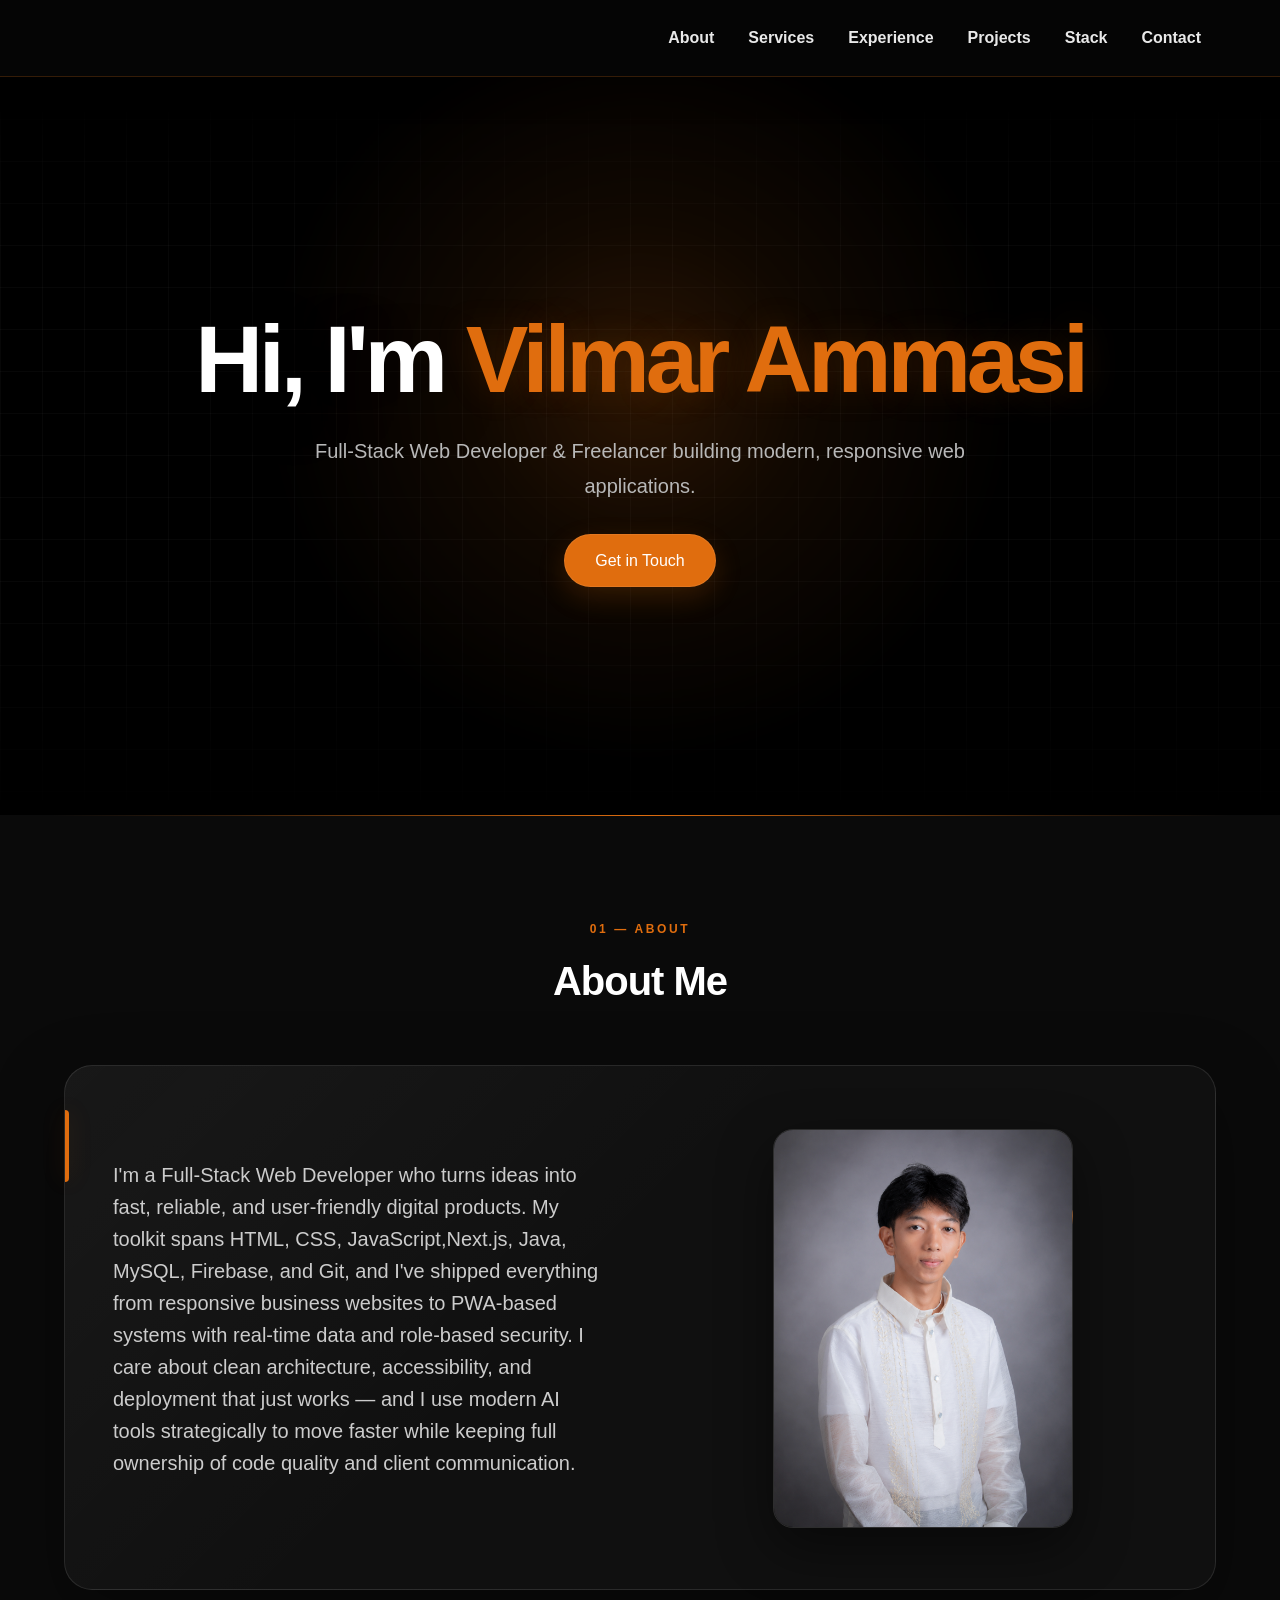
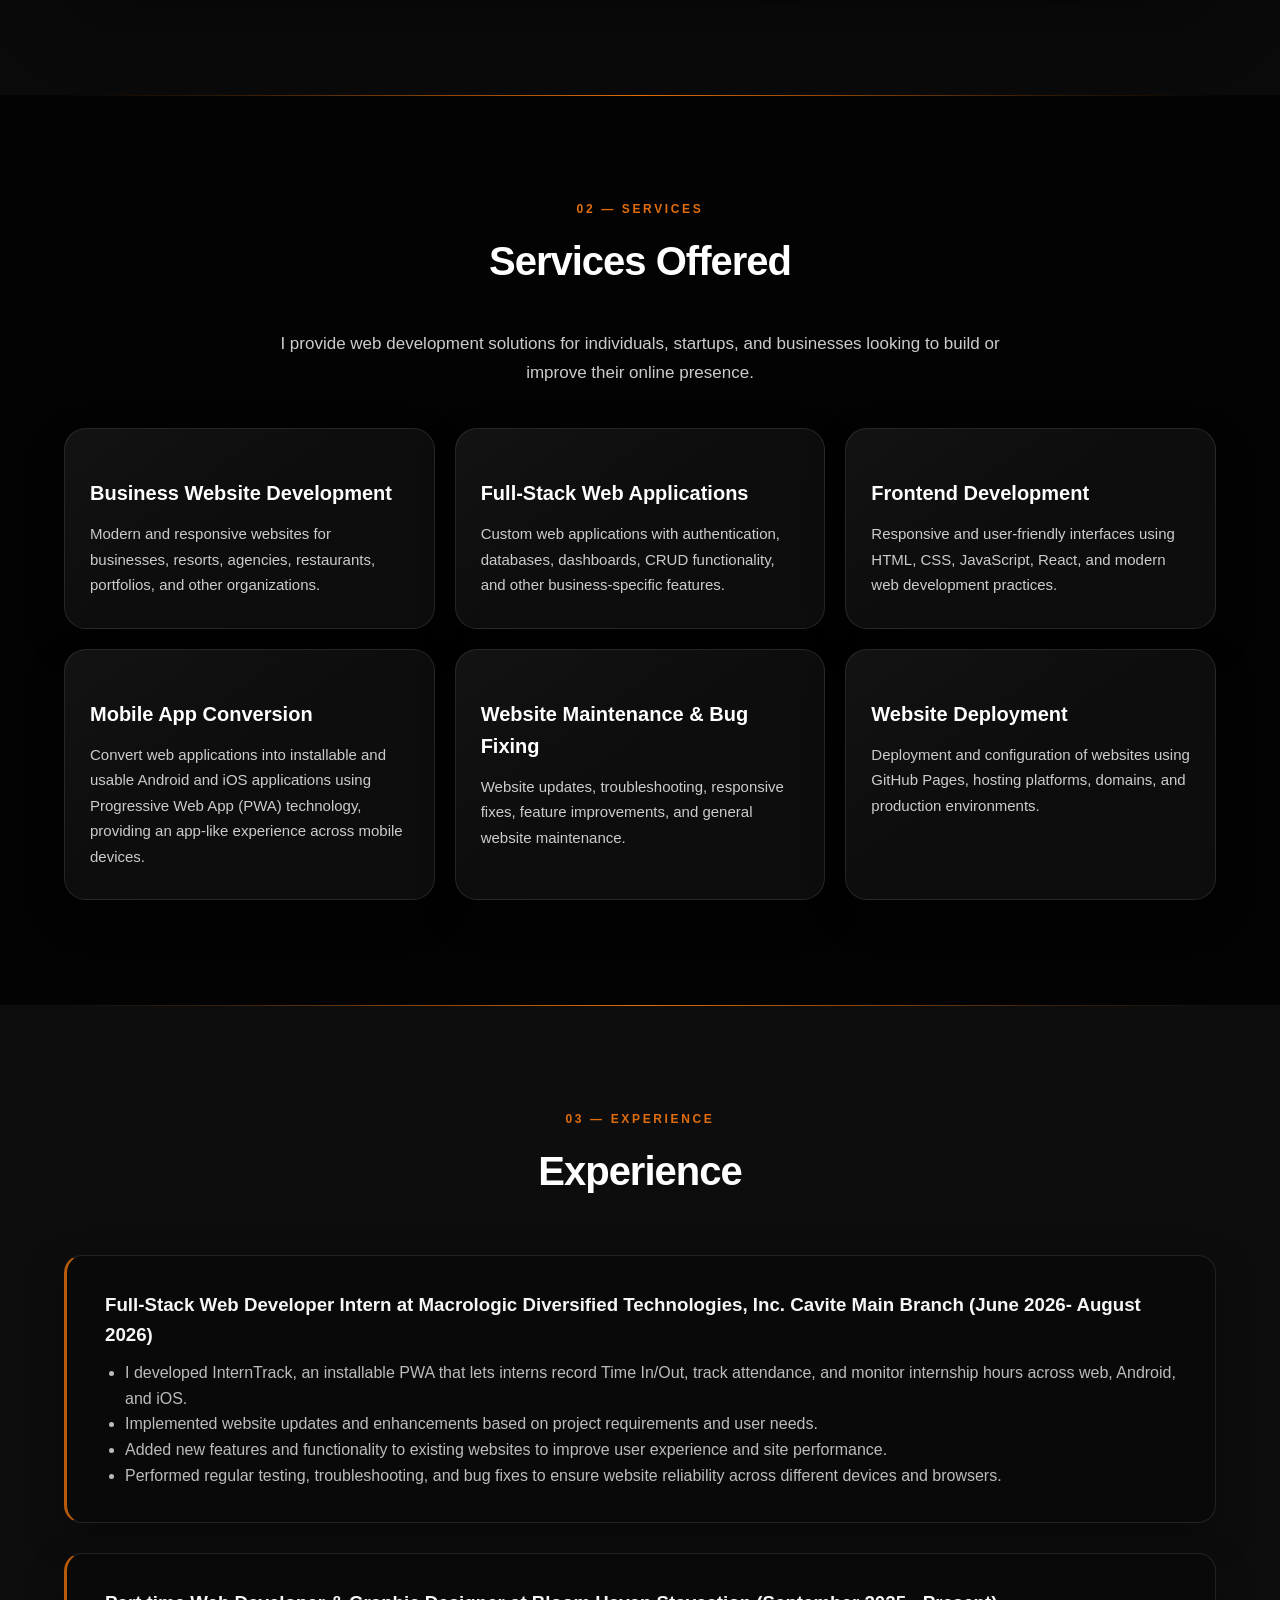
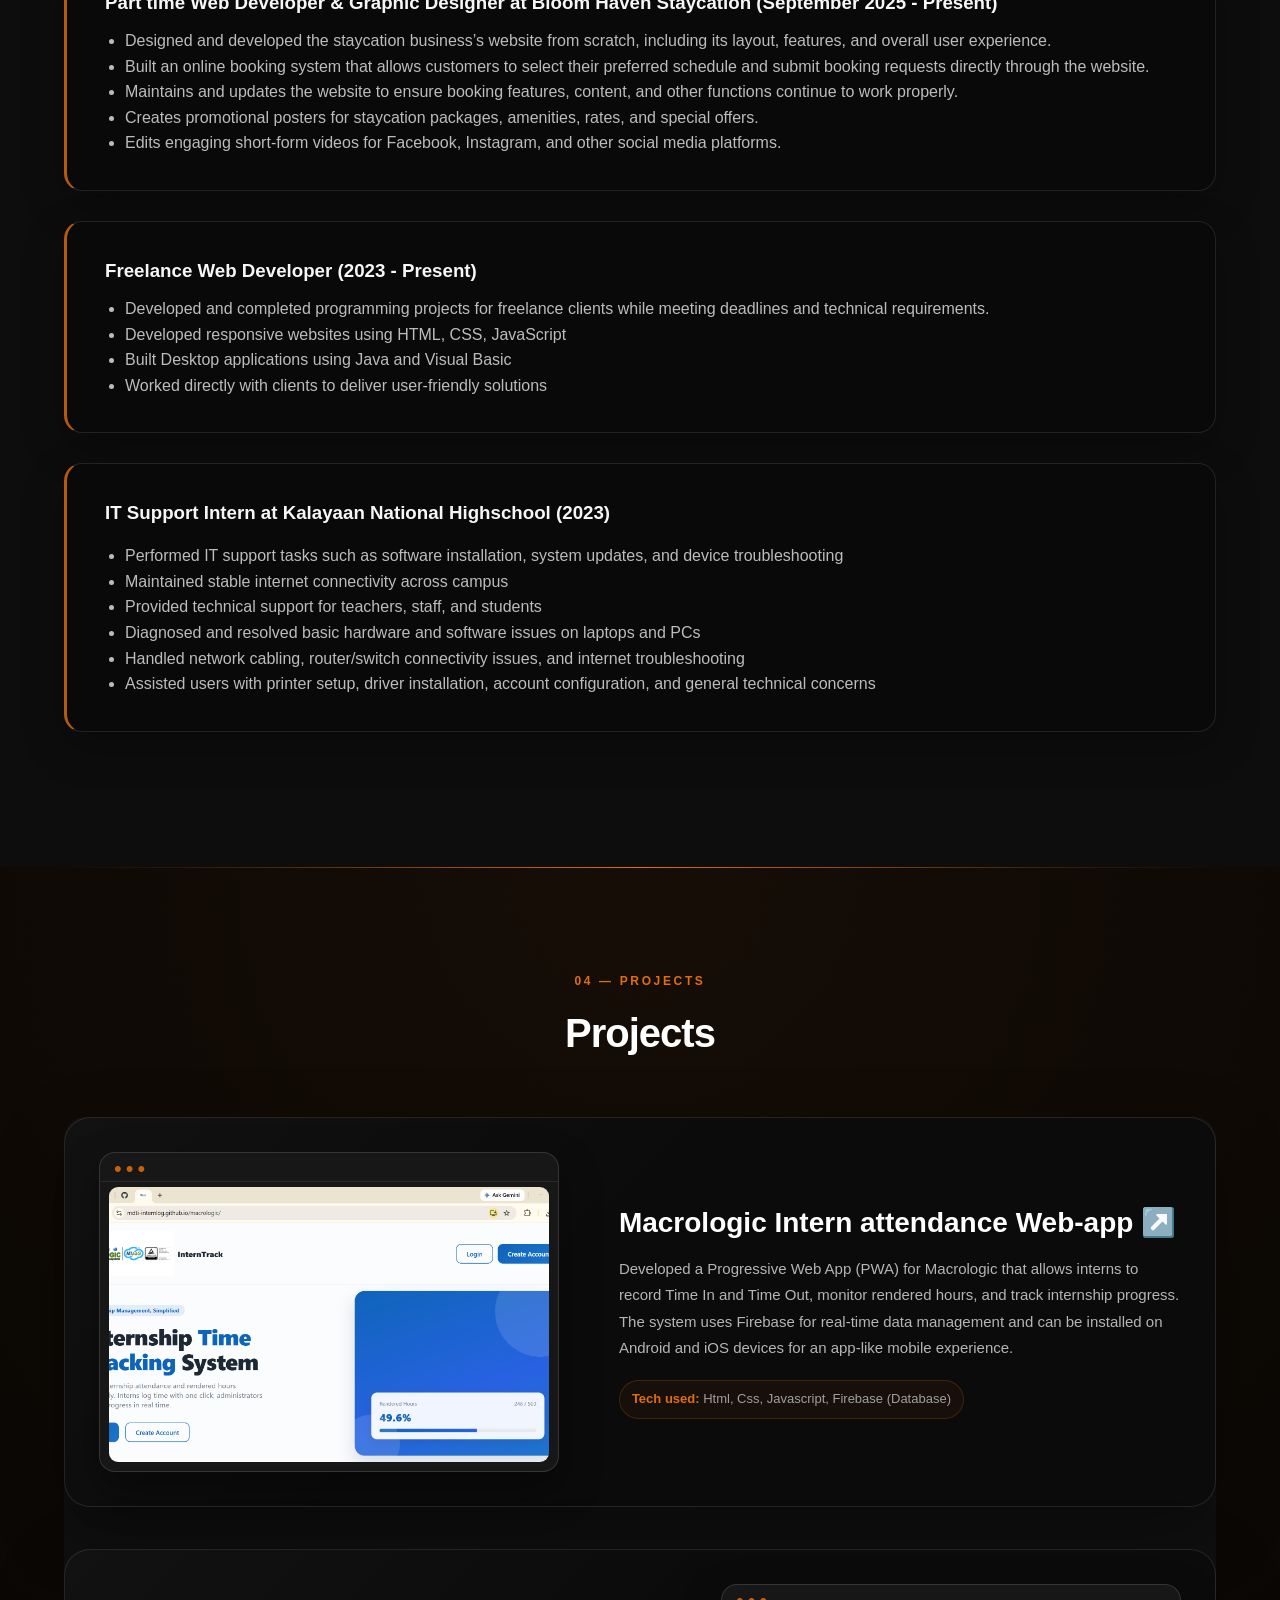
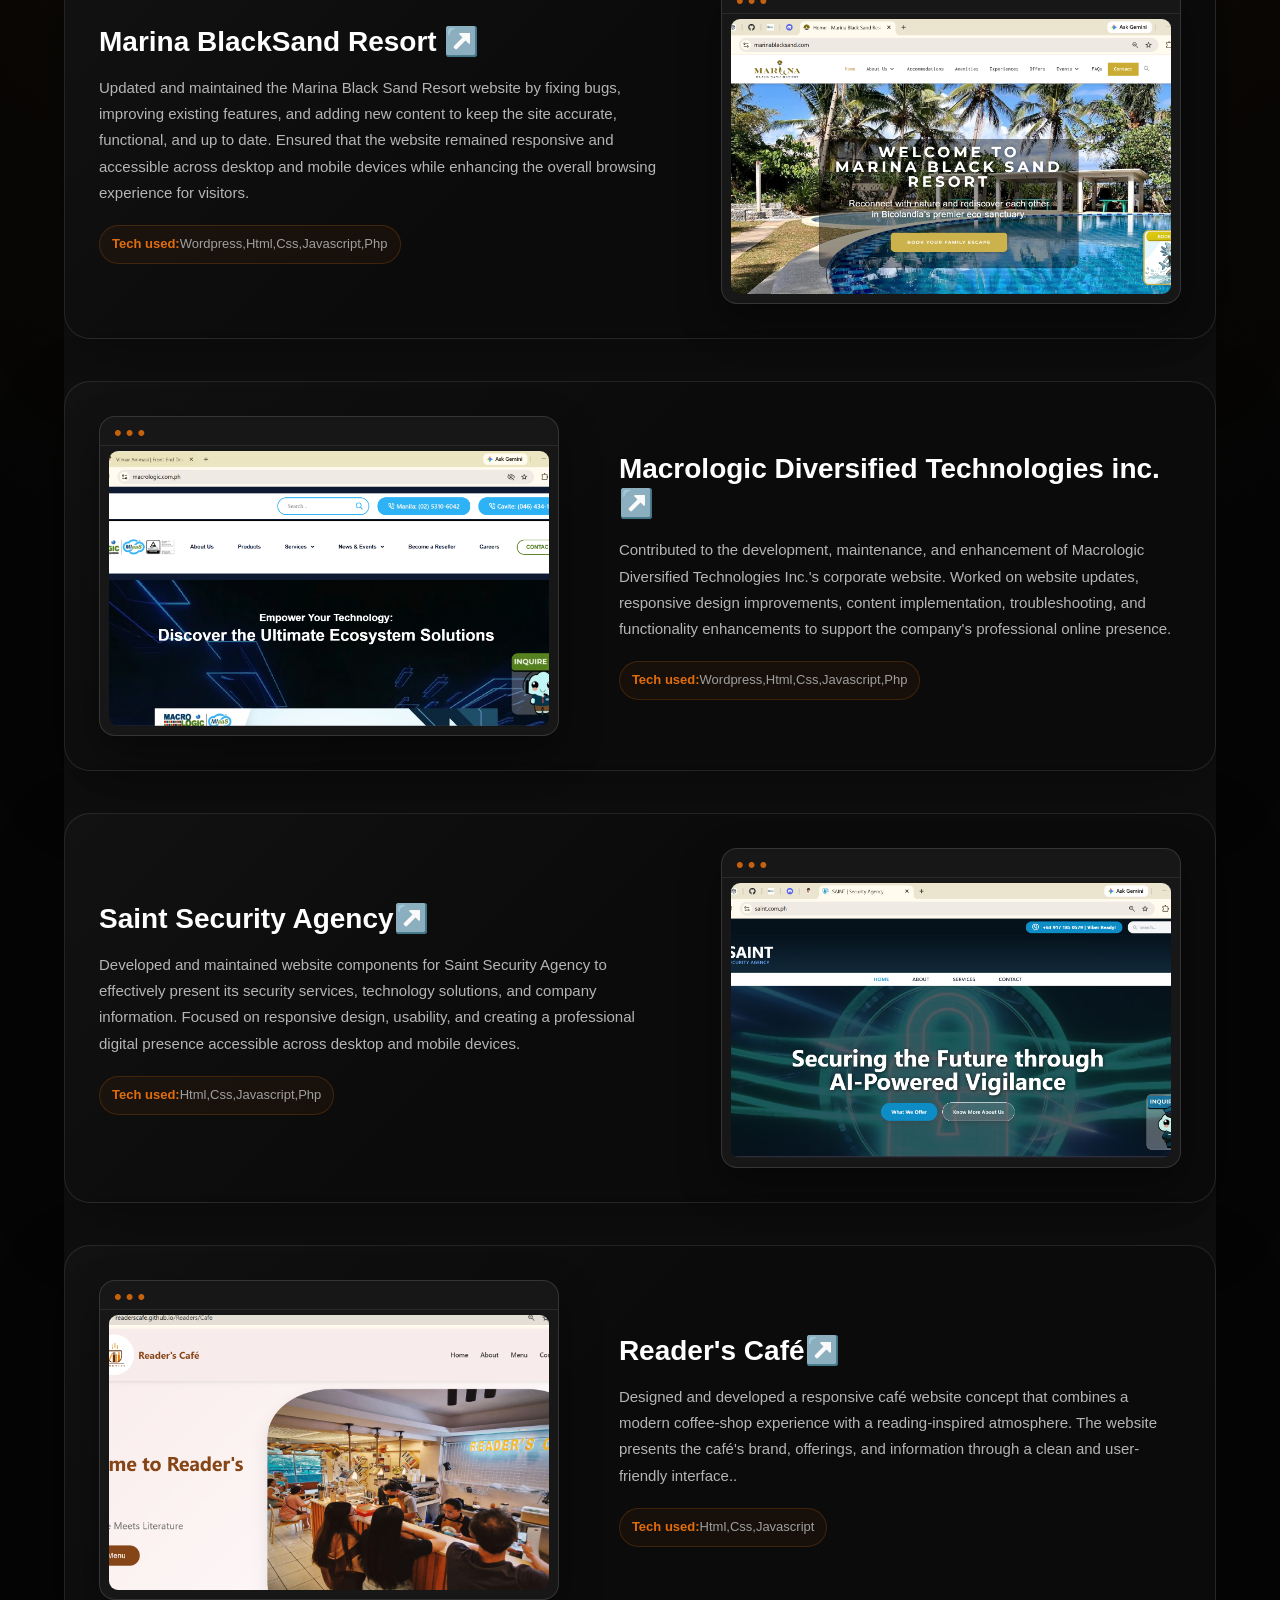
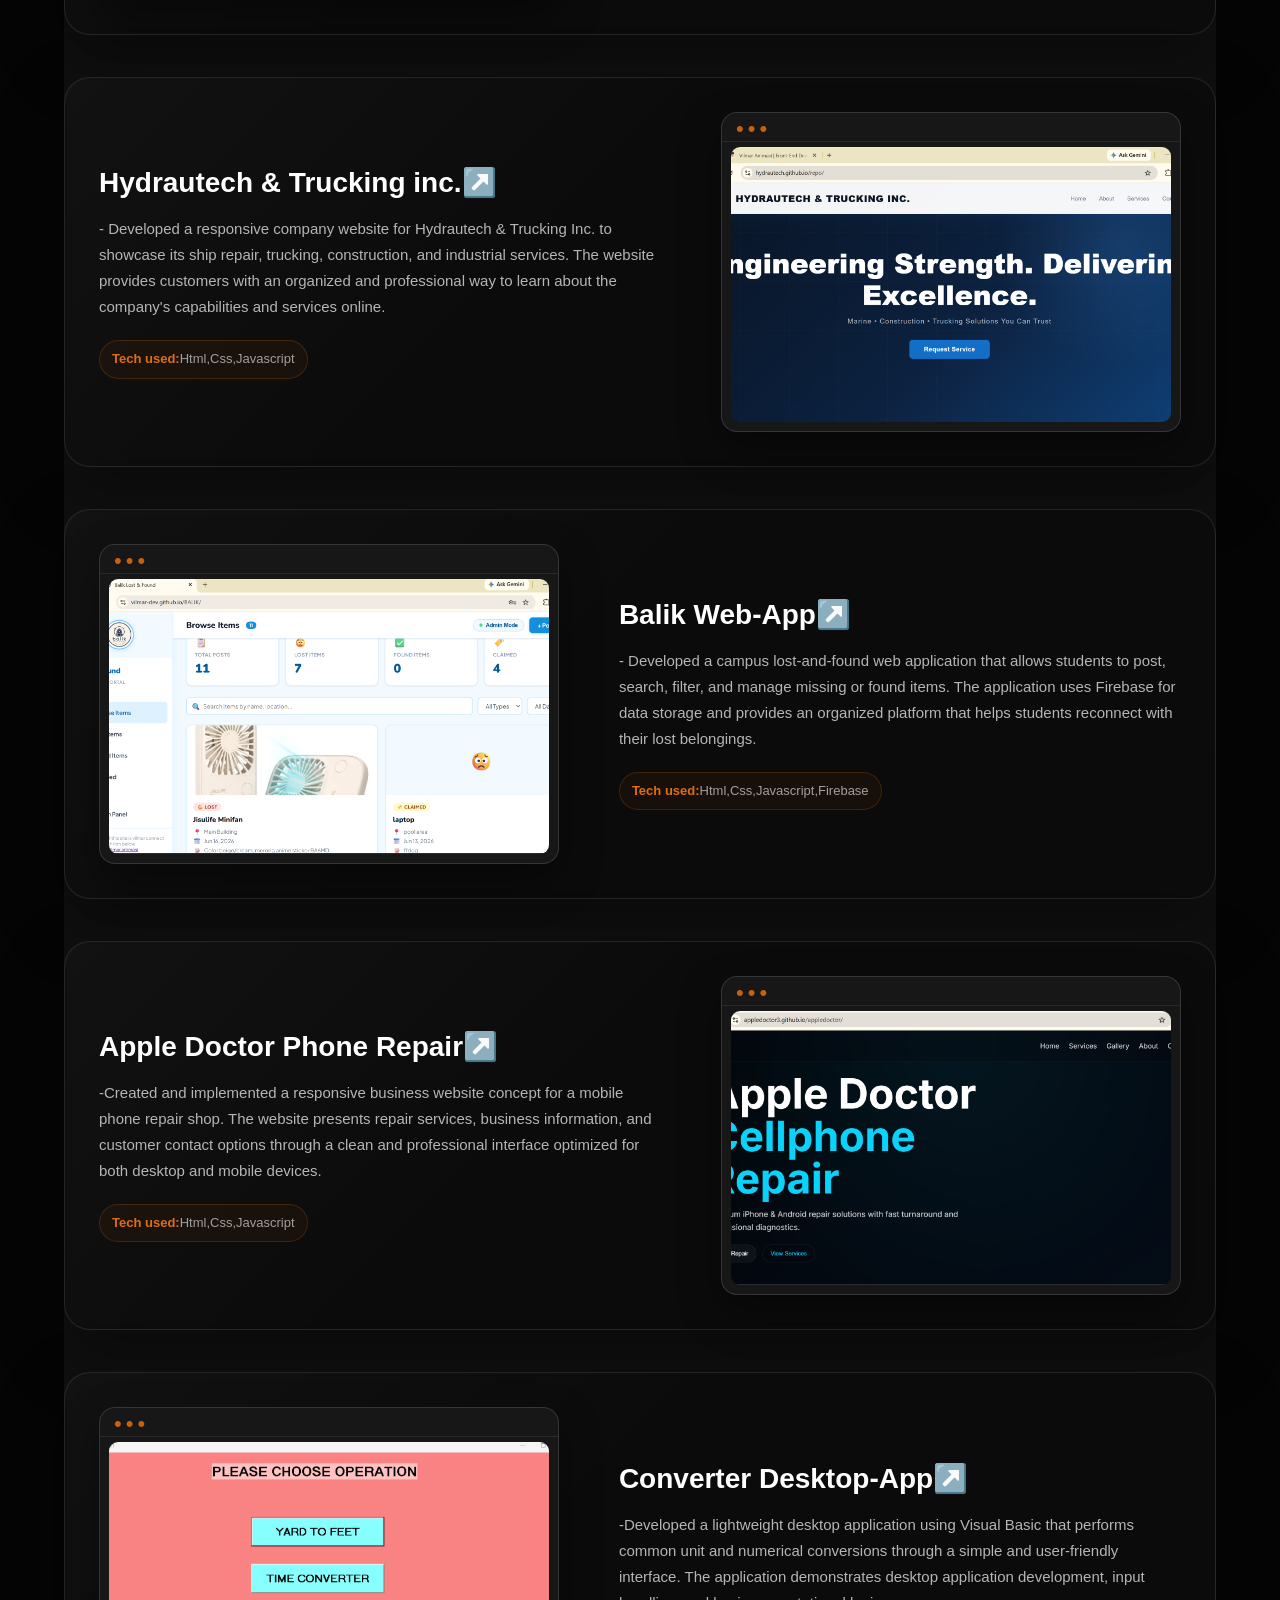
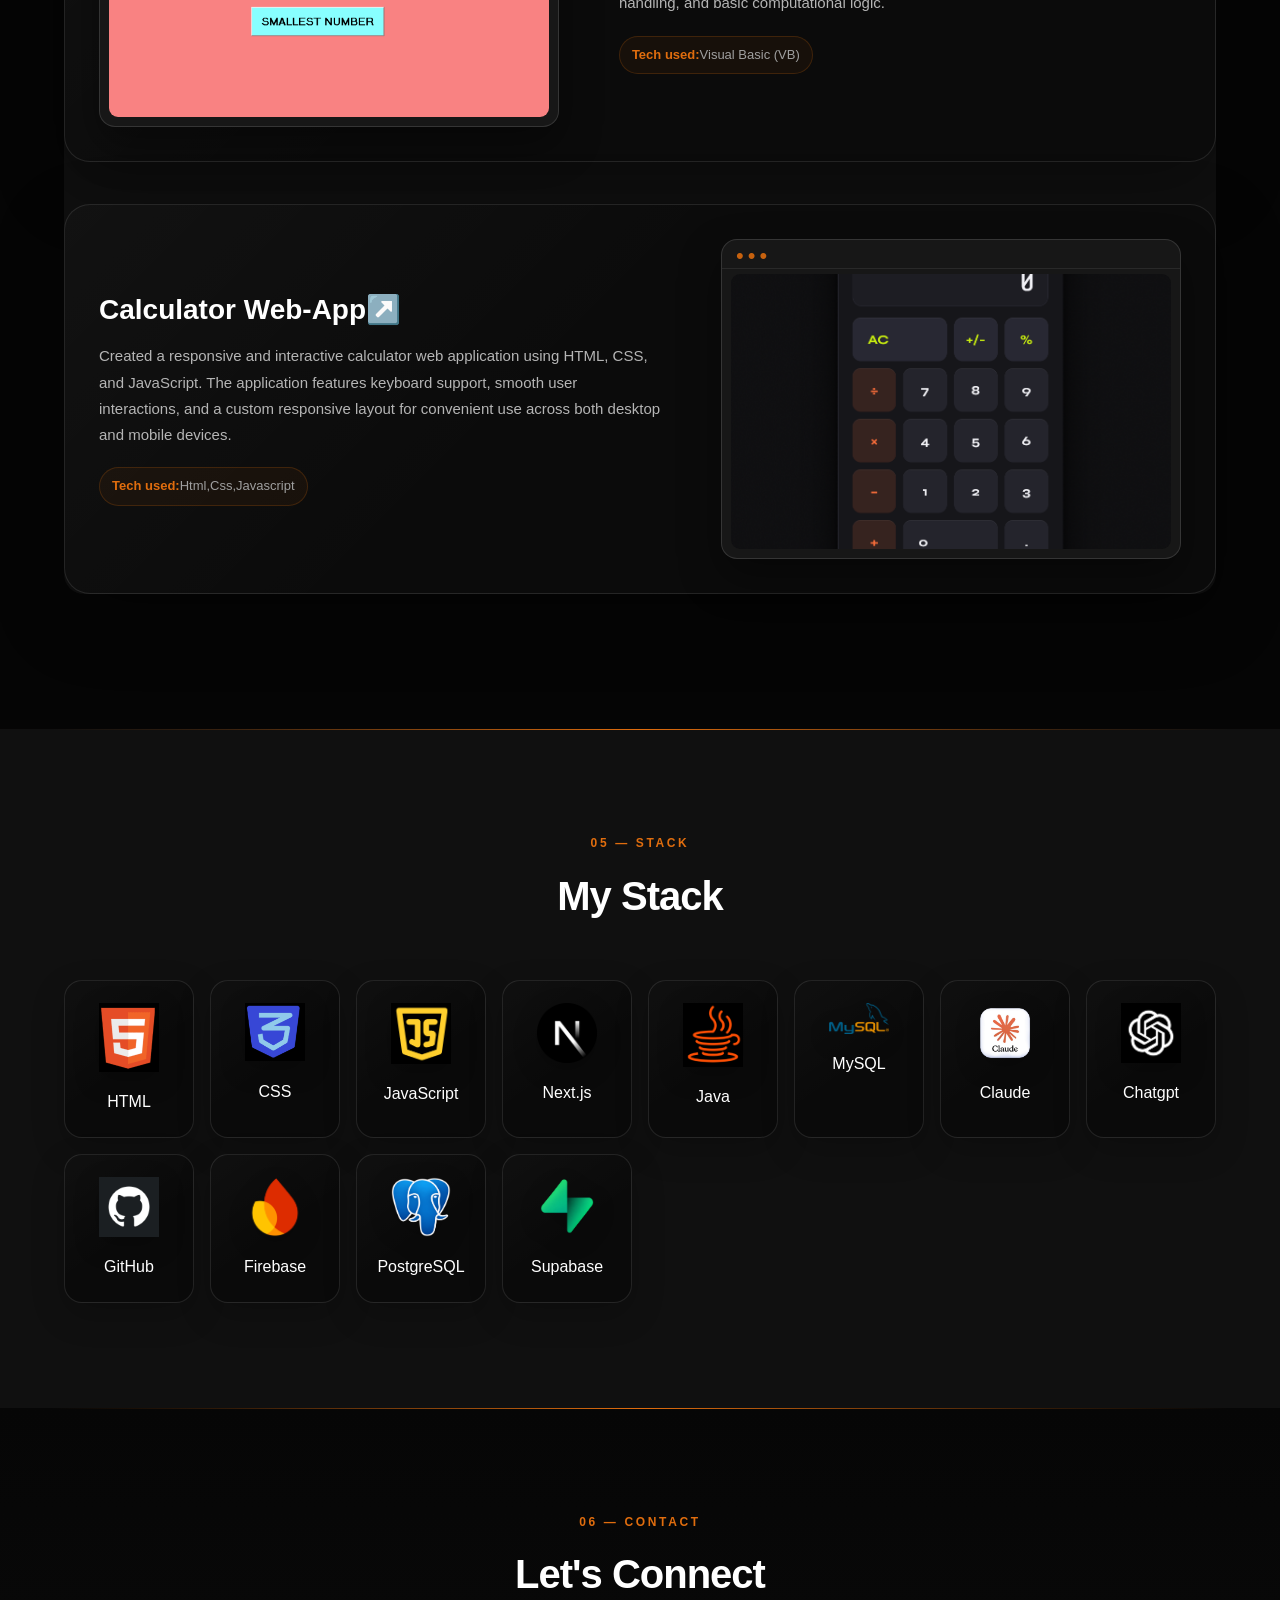
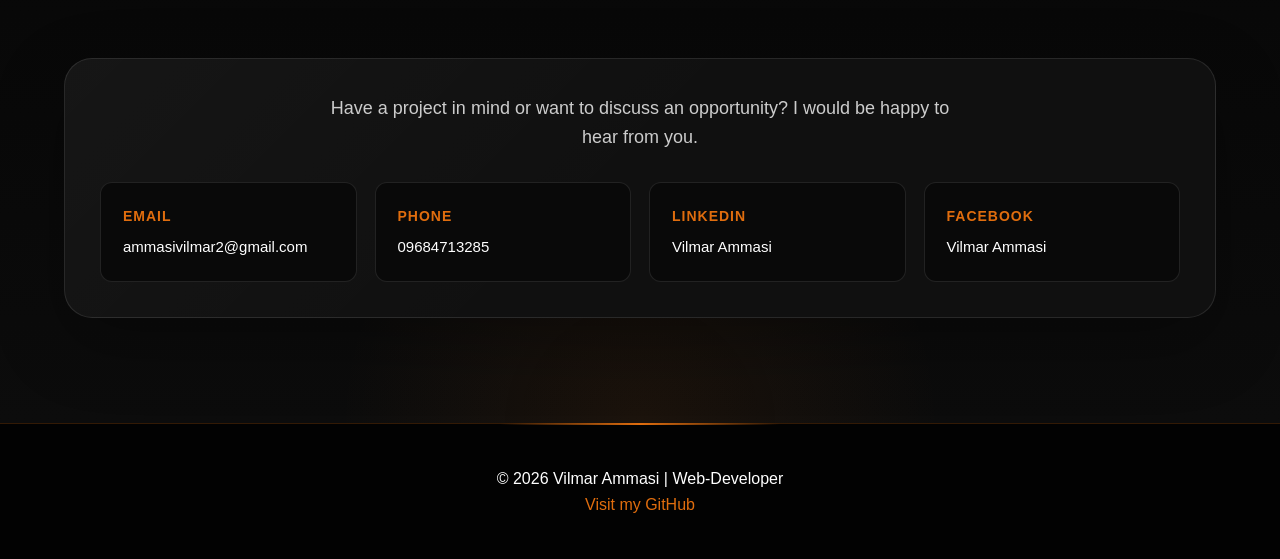
<file: index.html>
<!DOCTYPE html>
<html lang="en">
<head>
  <meta charset="UTF-8">
  <meta name="viewport" content="width=device-width, initial-scale=1.0">
  <title>Vilmar Ammasi | Full-Stack Web Developer</title>
 <link rel="icon" type="image/png" href="img/favicon1.png"> 

  
  
  <link rel="stylesheet" href="landing.css">




</head>
<body>


<nav>
  <div class="container">
    <button class="menu-toggle" type="button" aria-expanded="false" aria-controls="primary-navigation" aria-label="Open navigation menu">
      <span></span>
      <span></span>
      <span></span>
    </button>

    <ul class="nav-links" id="primary-navigation">
      <li><a href="#about">About</a></li>
      <li> <a href="#services">Services</a></li>
      <li><a href="#experience">Experience</a></li>
      <li><a href="#projects">Projects</a></li>
      <li><a href="#stack">Stack</a></li>
      <li><a href="#contact">Contact</a></li>
    </ul>
  </div>
</nav>


<section class="hero">
  <div class="container">
    <h1>Hi, I'm <span>Vilmar Ammasi</span></h1>
    <p>
      Full-Stack Web Developer & Freelancer building modern,
      responsive web applications.
    </p>
     <a href="https://mail.google.com/mail/?view=cm&amp;fs=1&amp;to=ammasivilmar2@gmail.com"
       target="_blank"
       rel="noopener noreferrer"
       class="btn">
       Get in Touch
    </a>
  </div>
</section>

<!-- ABOUT -->
<section id="about">
  <div class="container">
    <h2 class="section-title">About Me</h2>

    <div class="about-content">
      <div>
        <p class="intro">
     I'm a Full-Stack Web Developer who turns ideas into fast, reliable, and user-friendly digital products. 
          My toolkit spans HTML, CSS, JavaScript,Next.js, Java, MySQL, Firebase, and Git, and I've shipped everything from 
          responsive business websites to PWA-based systems with real-time data and role-based security. I care about clean architecture, 
          accessibility, and deployment that just works — and I use modern AI tools strategically to move faster while keeping full ownership of code quality and 
          client communication.
        </p>
        <p class="intro">
         <!-- I enjoy solving problems and turning ideas into interactive
          digital experiences. -->
        </p>
      </div>

      <div>
       <!--  <img src="img/obra.jpg" alt="Vilmar"> -->
        
         <img src="img/formalmaayos.png" alt="Vilmar"> 

        
      </div>
    </div>

  </div>  
</section>






<section id="services">
  <div class="container">
    <h2 class="section-title">Services Offered</h2>

    <p class="services-intro">
      I provide web development solutions for individuals, startups, and
      businesses looking to build or improve their online presence.
    </p>

    <div class="services-grid">

      <div class="service-card">
        <div class="service-icon"></div>
        <h3>Business Website Development</h3>
        <p>
          Modern and responsive websites for businesses, resorts, agencies,
          restaurants, portfolios, and other organizations.
        </p>
      </div>

      <div class="service-card">
        <div class="service-icon"></div>
        <h3>Full-Stack Web Applications</h3>
        <p>
          Custom web applications with authentication, databases, dashboards,
          CRUD functionality, and other business-specific features.
        </p>
      </div>

      <div class="service-card">
        <div class="service-icon">  </div>
        <h3>Frontend Development</h3>
        <p>
          Responsive and user-friendly interfaces using HTML, CSS,
          JavaScript, React, and modern web development practices.
        </p>
      </div>

      <div class="service-card">
        <div class="service-icon"></div>
        <h3>Mobile App Conversion</h3>
        <p>
          Convert web applications into installable and usable Android and iOS
           applications using Progressive Web App (PWA) technology, providing an app-like 
           experience across mobile devices.
        </p>
      </div>

      <div class="service-card">
        <div class="service-icon"></div>
        <h3>Website Maintenance & Bug Fixing</h3>
        <p>
          Website updates, troubleshooting, responsive fixes, feature
          improvements, and general website maintenance.
        </p>
      </div>

      <div class="service-card">
        <div class="service-icon"></div>
        <h3>Website Deployment</h3>
        <p>
          Deployment and configuration of websites using GitHub Pages,
          hosting platforms, domains, and production environments.
        </p>
      </div>

    </div>
  </div>
</section>


















  

<!-- EXPERIENCE -->
<section id="experience">
  <div class="container">
    <h2 class="section-title">Experience</h2>




     <div class="card">
      <h3> Full-Stack Web Developer Intern at Macrologic Diversified Technologies, Inc. Cavite Main Branch (June 2026- August 2026)</h3>
      <ul>
        <li>I developed InternTrack, an installable PWA that lets interns record Time In/Out, track attendance, and monitor internship hours across web, Android, and iOS.
</li>
        <li>Implemented website updates and enhancements based on project requirements and user needs.</li>
        <li>Added new features and functionality to existing websites to improve user experience and site performance.</li>
        <li>Performed regular testing, troubleshooting, and bug fixes to ensure website reliability across different devices and browsers.</li>
        
      </ul>
    </div>






     <div class="card">
      <h3>Part time Web Developer & Graphic Designer at Bloom Haven Staycation (September 2025 - Present)</h3>
      <ul>

        <li>Designed and developed the staycation business’s website from scratch, including its layout, features, and overall user experience. </li>
        <li> Built an online booking system that allows customers to select their preferred schedule and submit booking requests directly through the website.</li>
        <li>Maintains and updates the website to ensure booking features, content, and other functions continue to work properly.</li>
        <li> Creates promotional posters for staycation packages, amenities, rates, and special offers.</li>
        <li>Edits engaging short-form videos for Facebook, Instagram, and other social media platforms.</li>
      
      </ul>
    </div>

    

    <div class="card">
      <h3>Freelance Web Developer (2023 - Present)</h3>
      <ul>
        <li> Developed and completed programming projects  for 
          freelance clients while meeting deadlines and technical requirements.</li>
        <li>Developed responsive websites using HTML, CSS, JavaScript</li>
        <li>Built Desktop applications using Java and Visual Basic</li>
        <li>Worked directly with clients to deliver user-friendly solutions</li>
      </ul>
    </div>

    <div class="card">
      <h3>IT Support Intern at Kalayaan National Highschool (2023)</h3>
    <p class="project-description">   <ul>
        <li>Performed IT support tasks such as software installation, system updates, and device troubleshooting</li>
        <li>Maintained stable internet connectivity across campus</li>
        <li>Provided technical support for teachers, staff, and students</li>
        <li>Diagnosed and resolved basic hardware and software issues on laptops and PCs</li>
        <li>Handled network cabling, router/switch connectivity issues, and internet troubleshooting</li>
        <li>Assisted users with printer setup, driver installation, account configuration, and general technical concerns</li>
      
      </ul>
    </p>
    </div>



  </div>
</section>


<!-- PROJECTS -->
<section id="projects">
  <div class="container">
    <h2 class="section-title">Projects</h2>

    <div class="project">
      <ul>



        
  <li class="project-card-item">
    <div class="project-card">
      <a href="https://mdti-internlog.github.io/macrologic/index.html" target="_blank" class="project-image-link">
        <img src="img/macro.png" alt="Macrologic Project" class="project-thumbnail">
      </a>
      <div class="project-content">
        <h4> <a href="https://mdti-internlog.github.io/macrologic/index.html" target="_blank">Macrologic Intern attendance Web-app <span class="link-arrow">↗️</span> </a> </h4>     
        <p class="project-description">Developed a Progressive Web App (PWA) for Macrologic that allows interns to record Time In and Time Out, monitor 
          rendered hours, and track internship progress. The system uses Firebase for real-time data management and can be installed on Android and iOS 
          devices for an app-like mobile experience.</p>
        <p class="tech-used"><strong>Tech used:</strong> Html, Css, Javascript, Firebase (Database)</p>
      </div>
    </div>
  </li>




<br>
         
  <li class="project-card-item">
    <div class="project-card">
      <a href="https://www.marinablacksand.com/" target="_blank" class="project-image-link">
        <img src="img/marina.png" alt="Macrologic Project" class="project-thumbnail">
      </a>
      <div class="project-content">
        <h4> <a href="https://www.marinablacksand.com/" target="_blank">Marina BlackSand Resort <span class="link-arrow">↗️</span> </a> </h4>     
        <p class="project-description"> Updated and maintained the Marina Black Sand Resort website by fixing bugs, improving existing features, and 
          adding new content to keep the site accurate, functional, and up to date. Ensured that the website remained responsive and accessible across desktop 
          and mobile devices while enhancing the overall browsing experience for visitors.</p>
        <p class="tech-used"><strong>Tech used:</strong>Wordpress,Html,Css,Javascript,Php</p>
      </div>
    </div>
  </li>

<br>


 <li class="project-card-item">
    <div class="project-card">
      <a href="https://www.macrologic.com.ph" target="_blank" class="project-image-link">
        <img src="img/macrologic.png" alt="Macrologic Project" class="project-thumbnail">
      </a>
      <div class="project-content">
        <h4> <a href="https://www.macrologic.com.ph/" target="_blank">Macrologic Diversified Technologies inc.<span class="link-arrow">↗️</span> </a> </h4>     
        <p class="project-description"> Contributed to the development, maintenance, and enhancement of Macrologic 
          Diversified Technologies Inc.'s corporate website. Worked on website updates, responsive design improvements, 
          content implementation, troubleshooting, and functionality enhancements to support the company's professional online presence.</p>
        <p class="tech-used"><strong>Tech used:</strong>Wordpress,Html,Css,Javascript,Php</p>
      </div>
    </div>
  </li>

<br>





<li class="project-card-item">
    <div class="project-card">
       <a href="https://saint.com.ph/" target="_blank" class="project-image-link">
        <img src="img/saint.png" alt="Macrologic Project" class="project-thumbnail">
      </a>
      <div class="project-content">
        <h4> <a href="https://saint.com.ph/" target="_blank">Saint Security Agency<span class="link-arrow">↗️</span> </a> </h4>     
        <p class="project-description"> Developed and maintained website components for Saint Security Agency to effectively present 
          its security services, technology solutions, and company information. Focused on responsive design, usability, and creating a 
          professional digital presence accessible across desktop and mobile devices.</p>
        <p class="tech-used"><strong>Tech used:</strong>Html,Css,Javascript,Php</p>
      </div>
    </div>
  </li>

<br>




<li class="project-card-item">
    <div class="project-card">
       <a href="https://readerscafe.github.io/Readers/Cafe" target="_blank" class="project-image-link">
        <img src="img/readers.png" alt="Macrologic Project" class="project-thumbnail">
      </a>
      <div class="project-content">
        <h4> <a href="https://readerscafe.github.io/Readers/Cafe" target="_blank">Reader's Café<span class="link-arrow">↗️</span> </a> </h4>     
        <p class="project-description">Designed and developed a responsive café website concept that combines a modern coffee-shop experience 
          with a reading-inspired atmosphere. The website presents the café's brand, offerings, and information through 
          a clean and user-friendly interface..</p>
        <p class="tech-used"><strong>Tech used:</strong>Html,Css,Javascript</p>
      </div>
    </div>
  </li>

<br>











<li class="project-card-item">
    <div class="project-card">
     <a href="https://hydrautech.github.io/repo/" target="_blank" class="project-image-link">
        <img src="img/hydro.png" alt="Macrologic Project" class="project-thumbnail">
      </a>
      <div class="project-content">
        <h4> <a href="https://hydrautech.github.io/repo/" target="_blank">Hydrautech & Trucking inc.<span class="link-arrow">↗️</span> </a> </h4>     
        <p class="project-description"> - Developed a responsive company website for Hydrautech & Trucking Inc. to showcase its ship repair, trucking, construction, 
          and industrial services. The website provides customers with an organized and professional way to 
          learn about the company's capabilities and services online.
</p>
        <p class="tech-used"><strong>Tech used:</strong>Html,Css,Javascript</p>
      </div>
    </div>
  </li>




<br>



<li class="project-card-item">
    <div class="project-card">
<a href="https://vilmar-dev.github.io/BALIK/" target="_blank" class="project-image-link">        <img src="img/balik.png" alt="Macrologic Project" class="project-thumbnail">
      </a>
      <div class="project-content">
        <h4> <a href="https://vilmar-dev.github.io/BALIK/" target="_blank">Balik Web-App<span class="link-arrow">↗️</span> </a> </h4>     
        <p class="project-description"> - Developed a campus lost-and-found web application that allows 
          students to post, search, filter, and manage missing or found items. The application uses Firebase for data 
          storage and provides an organized platform that helps students reconnect with their lost belongings.
           
</p>
        <p class="tech-used"><strong>Tech used:</strong>Html,Css,Javascript,Firebase</p>
      </div>
    </div>
  </li>



         


      

        

        

        



        
<li class="project-card-item">
    <div class="project-card">
<a href="https://appledoctor3.github.io/appledoctor/" target="_blank" class="project-image-link">    
      <img src="img/apple.png" alt="Macrologic Project" class="project-thumbnail">
      </a>
      <div class="project-content">
        <h4> <a href="https://appledoctor3.github.io/appledoctor/" target="_blank">Apple Doctor Phone Repair<span class="link-arrow">↗️</span> </a> </h4>     
        <p class="project-description"> -Created and implemented a responsive business website concept for a mobile phone repair shop. 
          The website presents repair services, business information, and customer contact options through a clean and professional interface 
          optimized for both desktop and mobile devices.
</p>
        <p class="tech-used"><strong>Tech used:</strong>Html,Css,Javascript</p>
      </div>
    </div>
  </li>


        







  <li class="project-card-item">
    <div class="project-card">
<a href="img/Converter.exe" target="_blank" class="project-image-link">    
      <img src="img/Converter..png" alt="Macrologic Project" class="project-thumbnail">
      </a>
      <div class="project-content">
        <h4> <a href="img/Converter.exe" target="_blank">Converter Desktop-App<span class="link-arrow">↗️</span> </a> </h4>     
        <p class="project-description"> -Developed a lightweight desktop application using Visual Basic that performs 
          common unit and numerical conversions through a simple and user-friendly interface. The application demonstrates 
          desktop application development, input handling, and basic computational logic.<br>

</p>
        <p class="tech-used"><strong>Tech used:</strong>Visual Basic (VB)</p>
      </div>
    </div>
  </li>


         
      
      


<li class="project-card-item">
    <div class="project-card">
<a href="https://vilmar-dev.github.io/CALCULATOR-WEB-APP/" target="_blank" class="project-image-link">    
      <img src="img/calcu.png" alt="Macrologic Project" class="project-thumbnail">
      </a>
      <div class="project-content">
        <h4> <a href="https://vilmar-dev.github.io/CALCULATOR-WEB-APP/" target="_blank">Calculator Web-App<span class="link-arrow">↗️</span> </a> </h4>     
        <p class="project-description"> Created a responsive and interactive calculator web application using HTML, CSS, and JavaScript. 
          The application features keyboard support, smooth user interactions, and a custom responsive layout for convenient use across 
          both desktop and mobile devices.
</p>
        <p class="tech-used"><strong>Tech used:</strong>Html,Css,Javascript</p>
      </div>
    </div>
  </li>






         
  
        
     

      
        
      </ul>
    </div>
  </div>
</section>


<!-- STACK -->
<section id="stack">
  <div class="container">
    <h2 class="section-title">My Stack</h2>

    <div class="stack-grid">

      <div class="stack-item">
        <img src="img/html.PNG" alt="">
        <p>HTML</p>
      </div>

      <div class="stack-item">
        <img src="img/css.PNG" alt="">
        <p>CSS</p>
      </div>

      <div class="stack-item">
        <img src="img/javascript.PNG" alt="">
        <p>JavaScript</p>
      </div>

      <div class="stack-item">
        <img src="img/nextj.png" alt="">
        <p>Next.js</p>
      </div>

      <div class="stack-item">
        <img src="img/java.PNG" alt="">
        <p>Java</p>
      </div>

      <div class="stack-item">
        <img src="img/mysql.png" alt="">
        <p>MySQL</p>
      </div>




    <div class="stack-item">
        <img src="img/claude.png" alt="">
        <p>Claude</p>
      </div>

      
    <div class="stack-item">
        <img src="img/chatgpts.jpg" alt="">
        <p>Chatgpt</p>
      </div>

 <div class="stack-item">
        <img src="img/github.png" target="_blank" alt="">
        <p>GitHub</p>
      </div>


      <div class="stack-item">
        <img src="img/firebase.webp" alt="">
        <p>Firebase</p>
      </div>




           <div class="stack-item">
        <img src="img/posgresql.png" alt="">
        <p>PostgreSQL</p>
           </div>

           <div class="stack-item">
        <img src="img/supabaselogo.png" alt="">
        <p>Supabase</p>
           </div>


      

    </div>
  </div>
</section>

<!-- CONTACT -->
<section id="contact">
  <div class="container">
    <h2 class="section-title">Let's Connect</h2>
    <div class="contact-content">
      <p class="contact-intro">Have a project in mind or want to discuss an opportunity? I would be happy to hear from you.</p>

      <div class="contact-grid">
        <a class="contact-item" href="https://mail.google.com/mail/?view=cm&amp;fs=1&amp;to=ammasivilmar2@gmail.com" target="_blank" rel="noopener noreferrer">
          <span class="contact-label">Email</span>
          <span class="contact-value">ammasivilmar2@gmail.com</span>
        </a>

        <a class="contact-item" href="tel:09684713285">
          <span class="contact-label">Phone</span>
          <span class="contact-value">09684713285</span>
        </a>

        <a class="contact-item" href="https://www.linkedin.com/in/vilmar-ammasi-b28442345?utm_source=share_via&utm_content=profile&utm_medium=member_android" target="_blank" rel="noopener noreferrer">
          <span class="contact-label">LinkedIn</span>
          <span class="contact-value">Vilmar Ammasi</span>
        </a>

        <a class="contact-item" href="https://www.facebook.com/share/1D6U6CLig3/" target="_blank" rel="noopener noreferrer">
          <span class="contact-label">Facebook</span>
          <span class="contact-value">Vilmar Ammasi</span>
        </a>
      </div>
    </div>
  </div>
</section>

<footer>
  <p>© 2026 Vilmar Ammasi | Web-Developer</p>
<a href="https://github.com/vilmar-dev" target="_blank">Visit my GitHub</a></footer>


  <script>

const observer = new IntersectionObserver((entries) => {
  entries.forEach((entry) => {
    if(entry.isIntersecting){
      entry.target.classList.add("show");
    }
  });
});

const hiddenElements = document.querySelectorAll(
  ".card, .project, .stack-item, .about-content"
);

hiddenElements.forEach((el) => observer.observe(el));



document.querySelectorAll('a[href^="#"]').forEach(anchor => {
  anchor.addEventListener("click", function(e) {
    e.preventDefault();

    document.querySelector(this.getAttribute("href"))
      .scrollIntoView({
        behavior: "smooth"
      });
  });
});

const menuToggle = document.querySelector(".menu-toggle");
const navLinks = document.querySelector(".nav-links");
const menuBars = menuToggle.querySelectorAll("span");

function setMenuIcon(isOpen) {
  menuBars.forEach(bar => {
    bar.style.display = isOpen ? "none" : "block";
  });
  menuBars[0].style.transform = isOpen ? "translateY(7px) rotate(45deg)" : "none";
  menuBars[0].style.setProperty("opacity", isOpen ? "0" : "1", "important");
  menuBars[1].style.setProperty("opacity", isOpen ? "0" : "1", "important");
  menuBars[2].style.transform = isOpen ? "translateY(-7px) rotate(-45deg)" : "none";
  menuBars[2].style.setProperty("opacity", isOpen ? "0" : "1", "important");
}

menuToggle.addEventListener("click", () => {
  const isOpen = navLinks.classList.toggle("open");
  menuToggle.setAttribute("aria-expanded", isOpen);
  menuToggle.setAttribute("aria-label", isOpen ? "Close navigation menu" : "Open navigation menu");
  setMenuIcon(isOpen);
});

navLinks.querySelectorAll("a").forEach(link => {
  link.addEventListener("click", () => {
    navLinks.classList.remove("open");
    menuToggle.setAttribute("aria-expanded", "false");
    menuToggle.setAttribute("aria-label", "Open navigation menu");
    setMenuIcon(false);
  });
});

document.addEventListener("click", event => {
  if (!event.target.closest("nav") && navLinks.classList.contains("open")) {
    navLinks.classList.remove("open");
    menuToggle.setAttribute("aria-expanded", "false");
    menuToggle.setAttribute("aria-label", "Open navigation menu");
    setMenuIcon(false);
  }
});
</script>
</body>
</html>
</file>
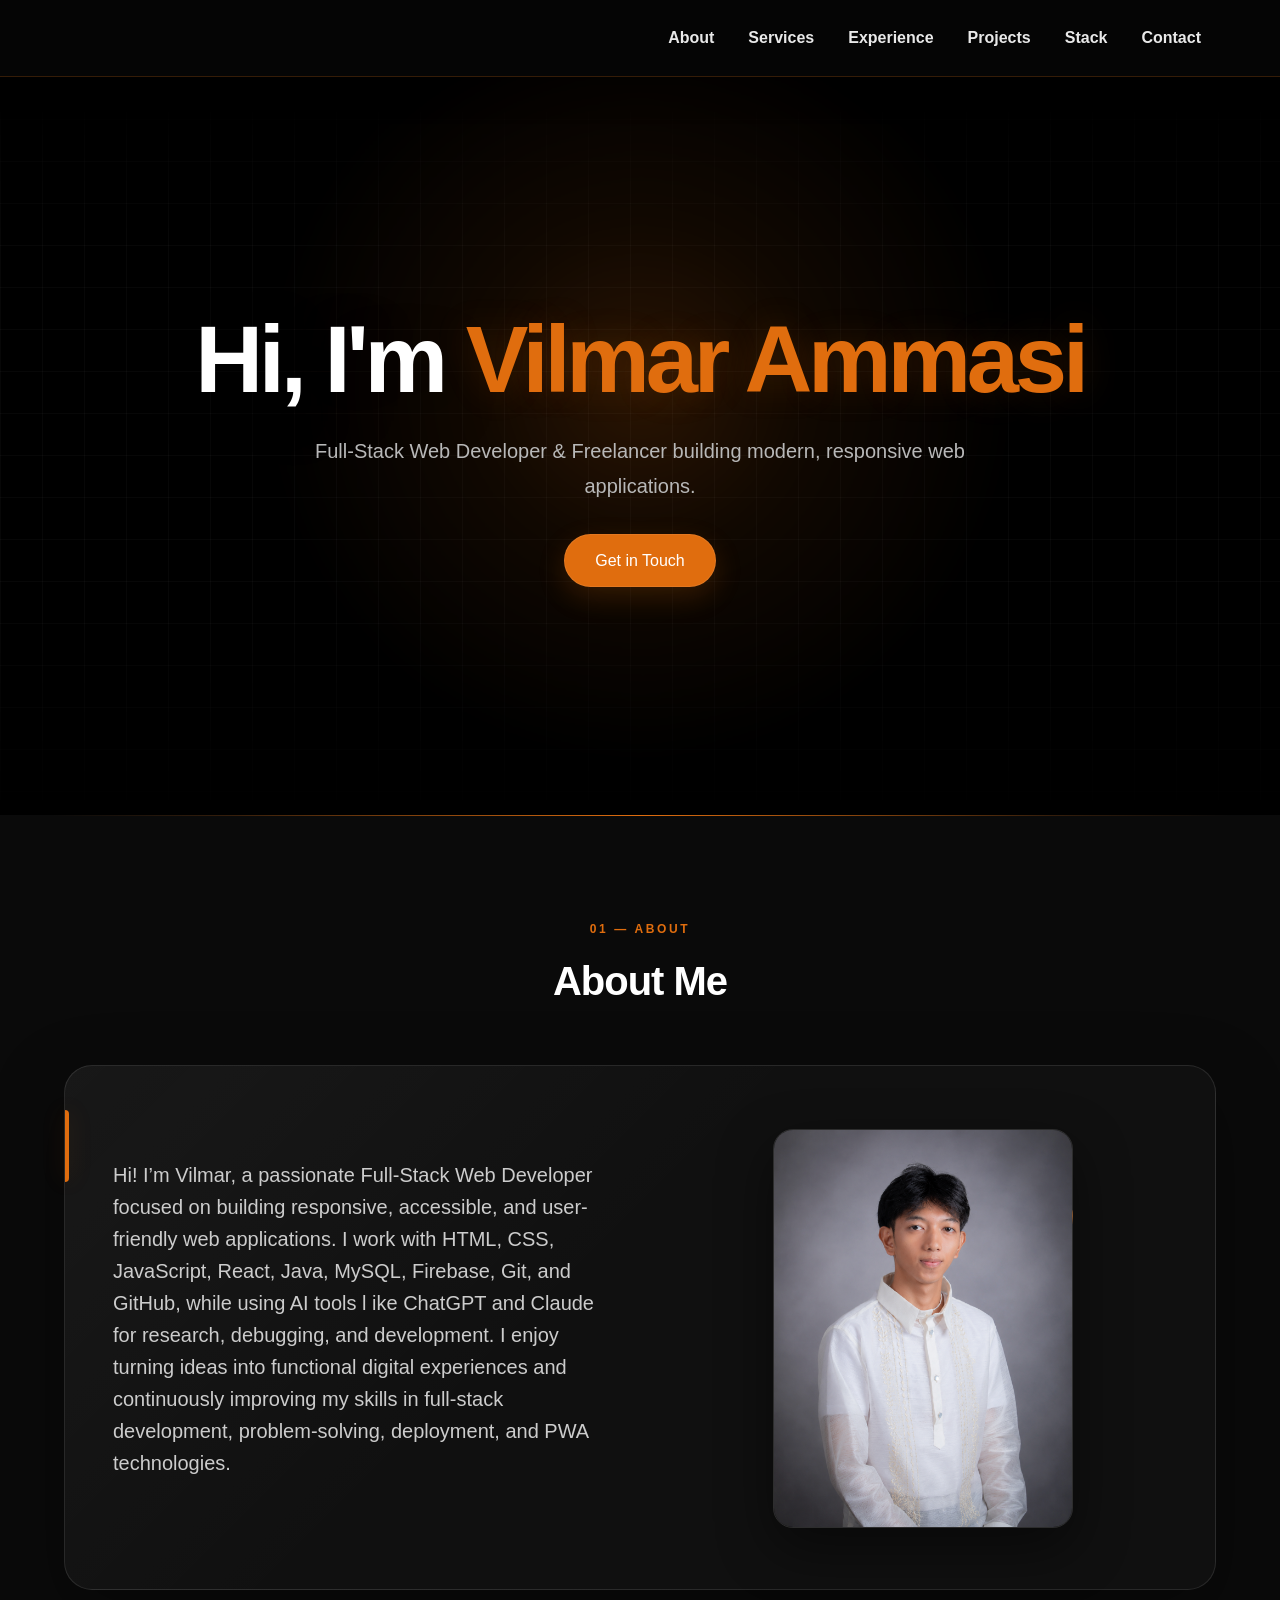
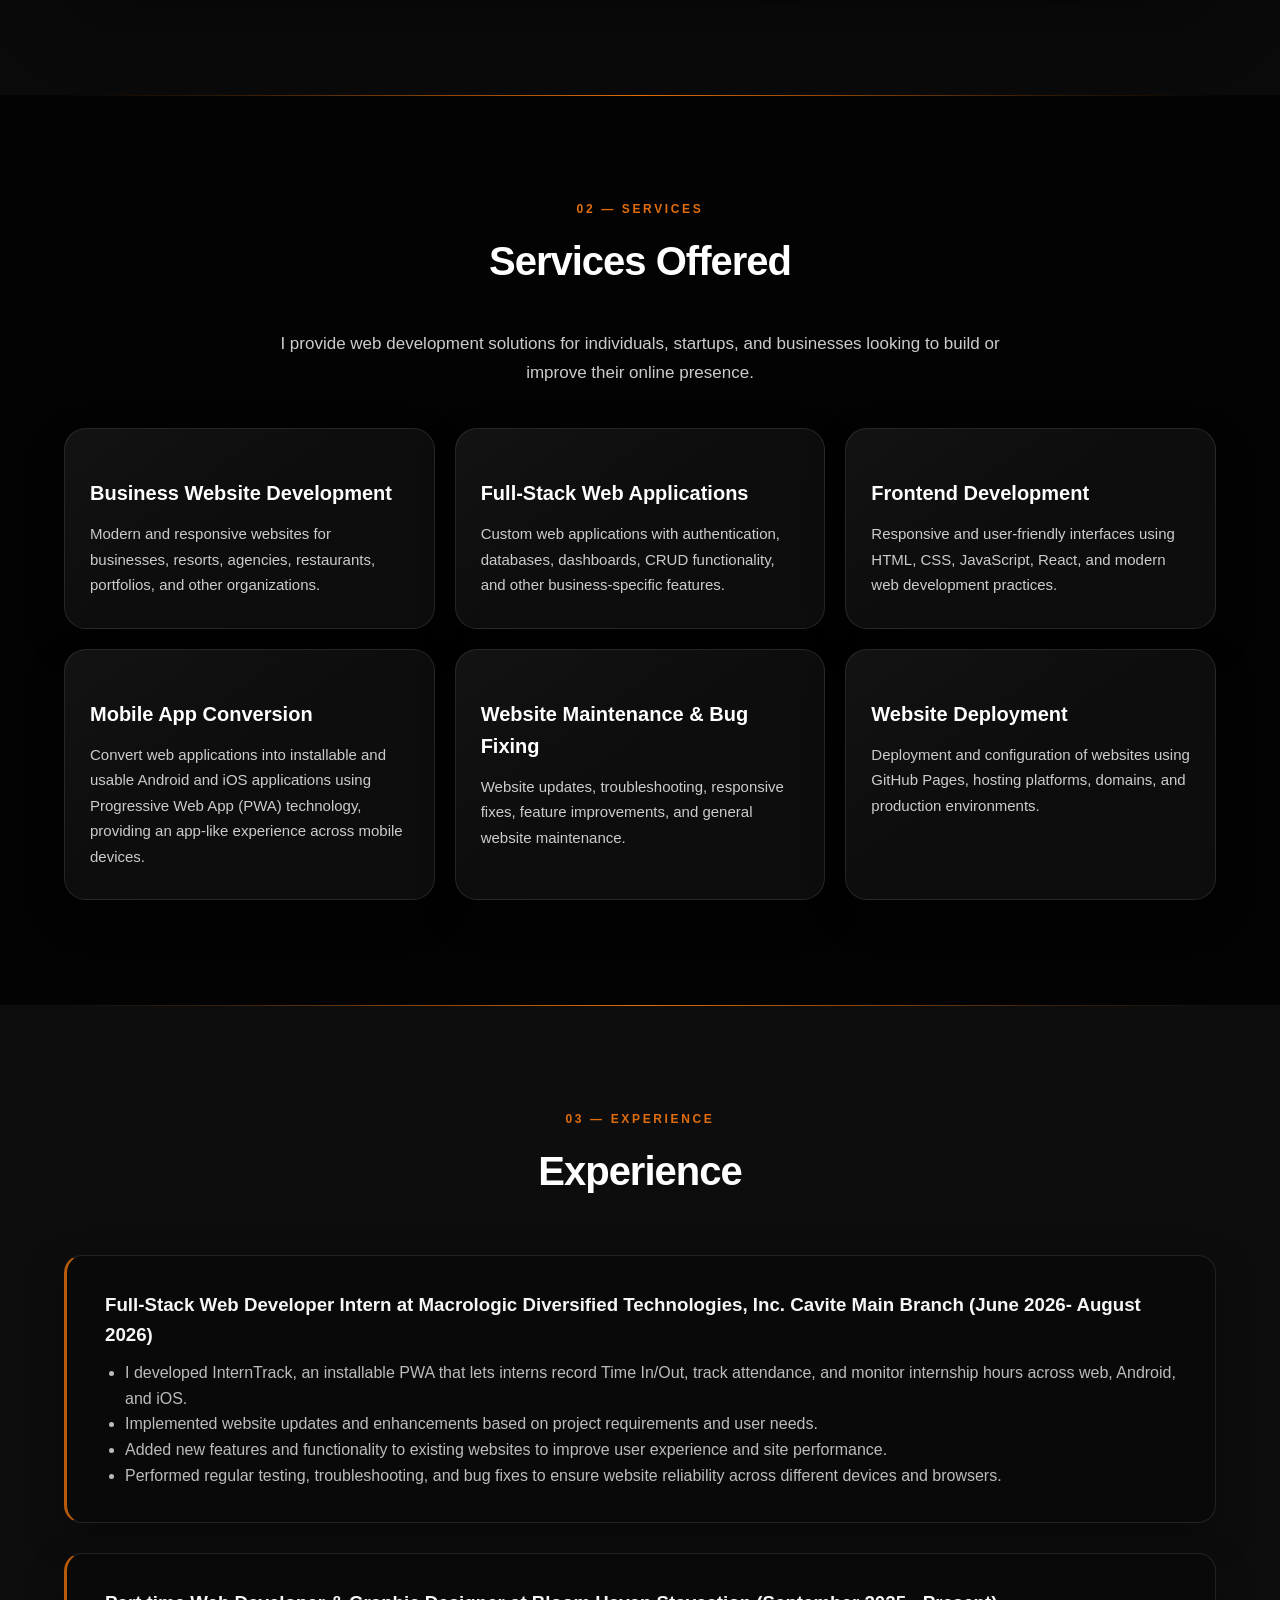
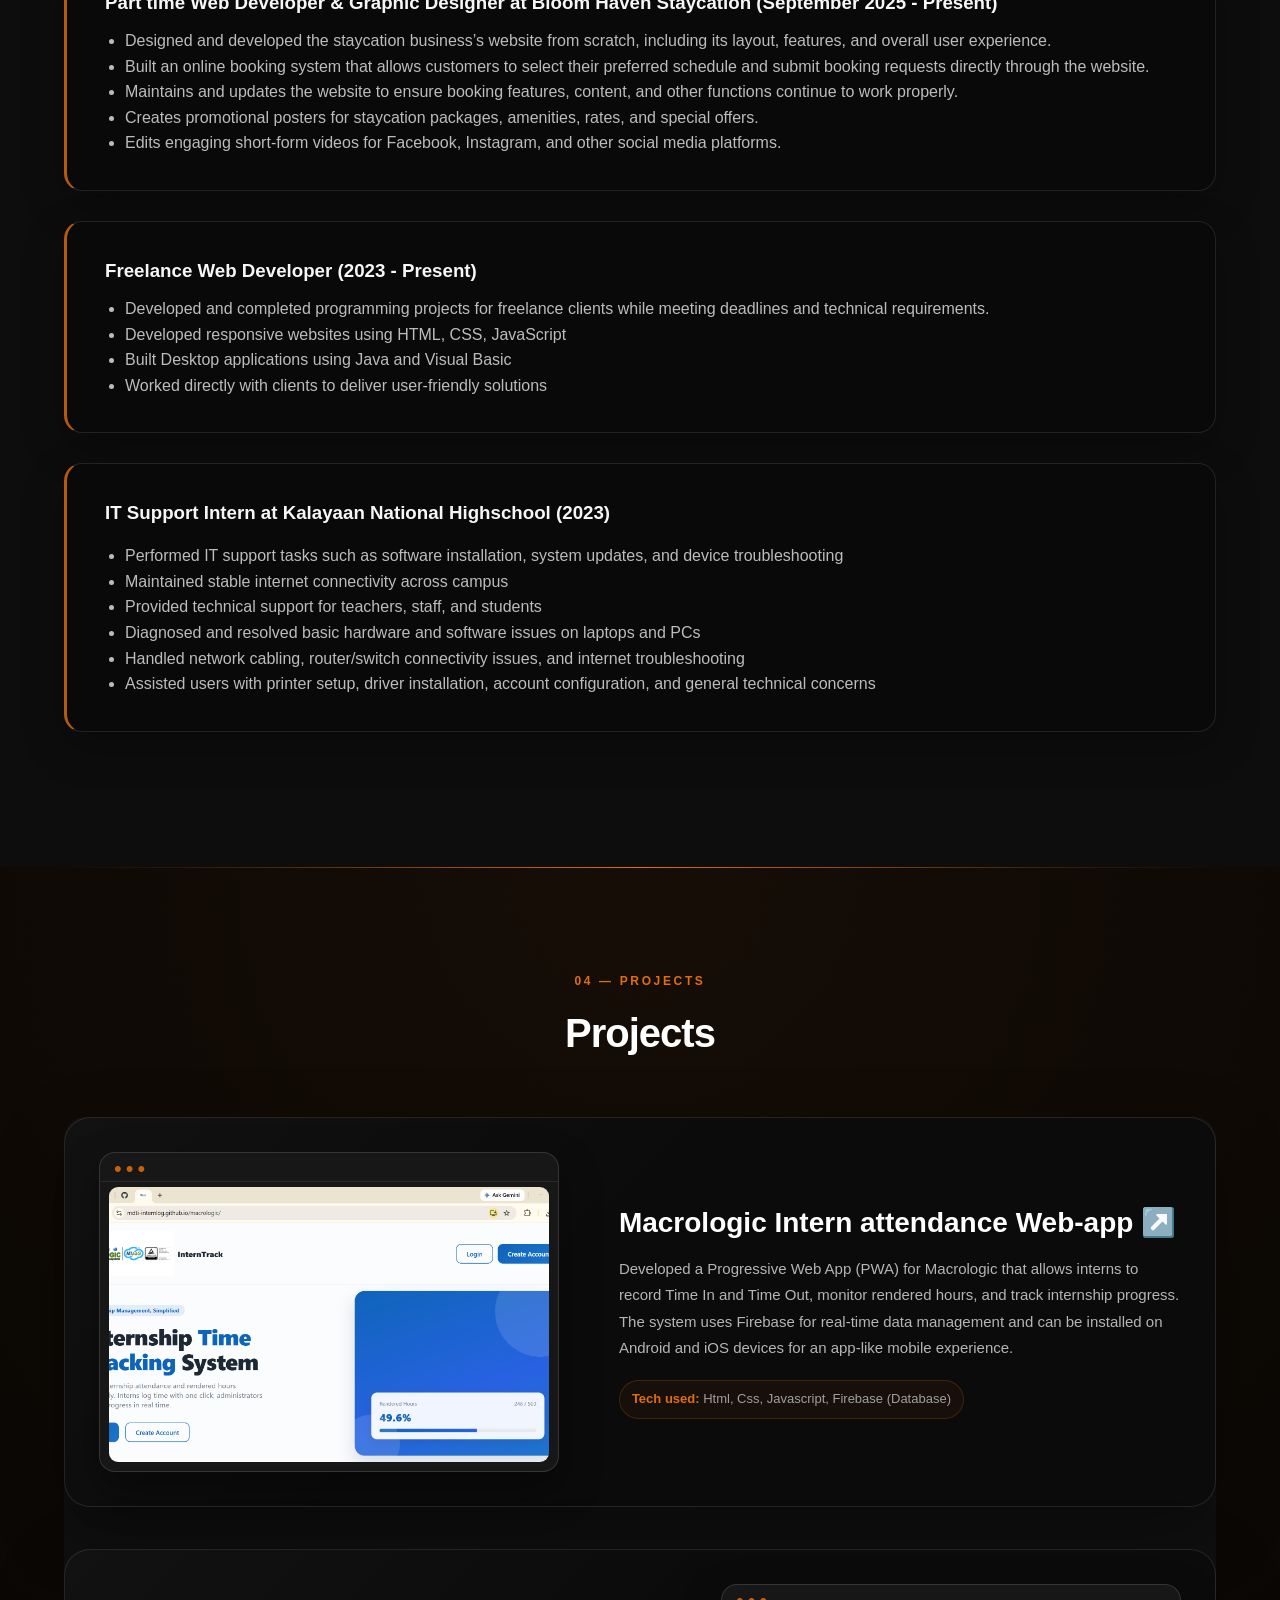
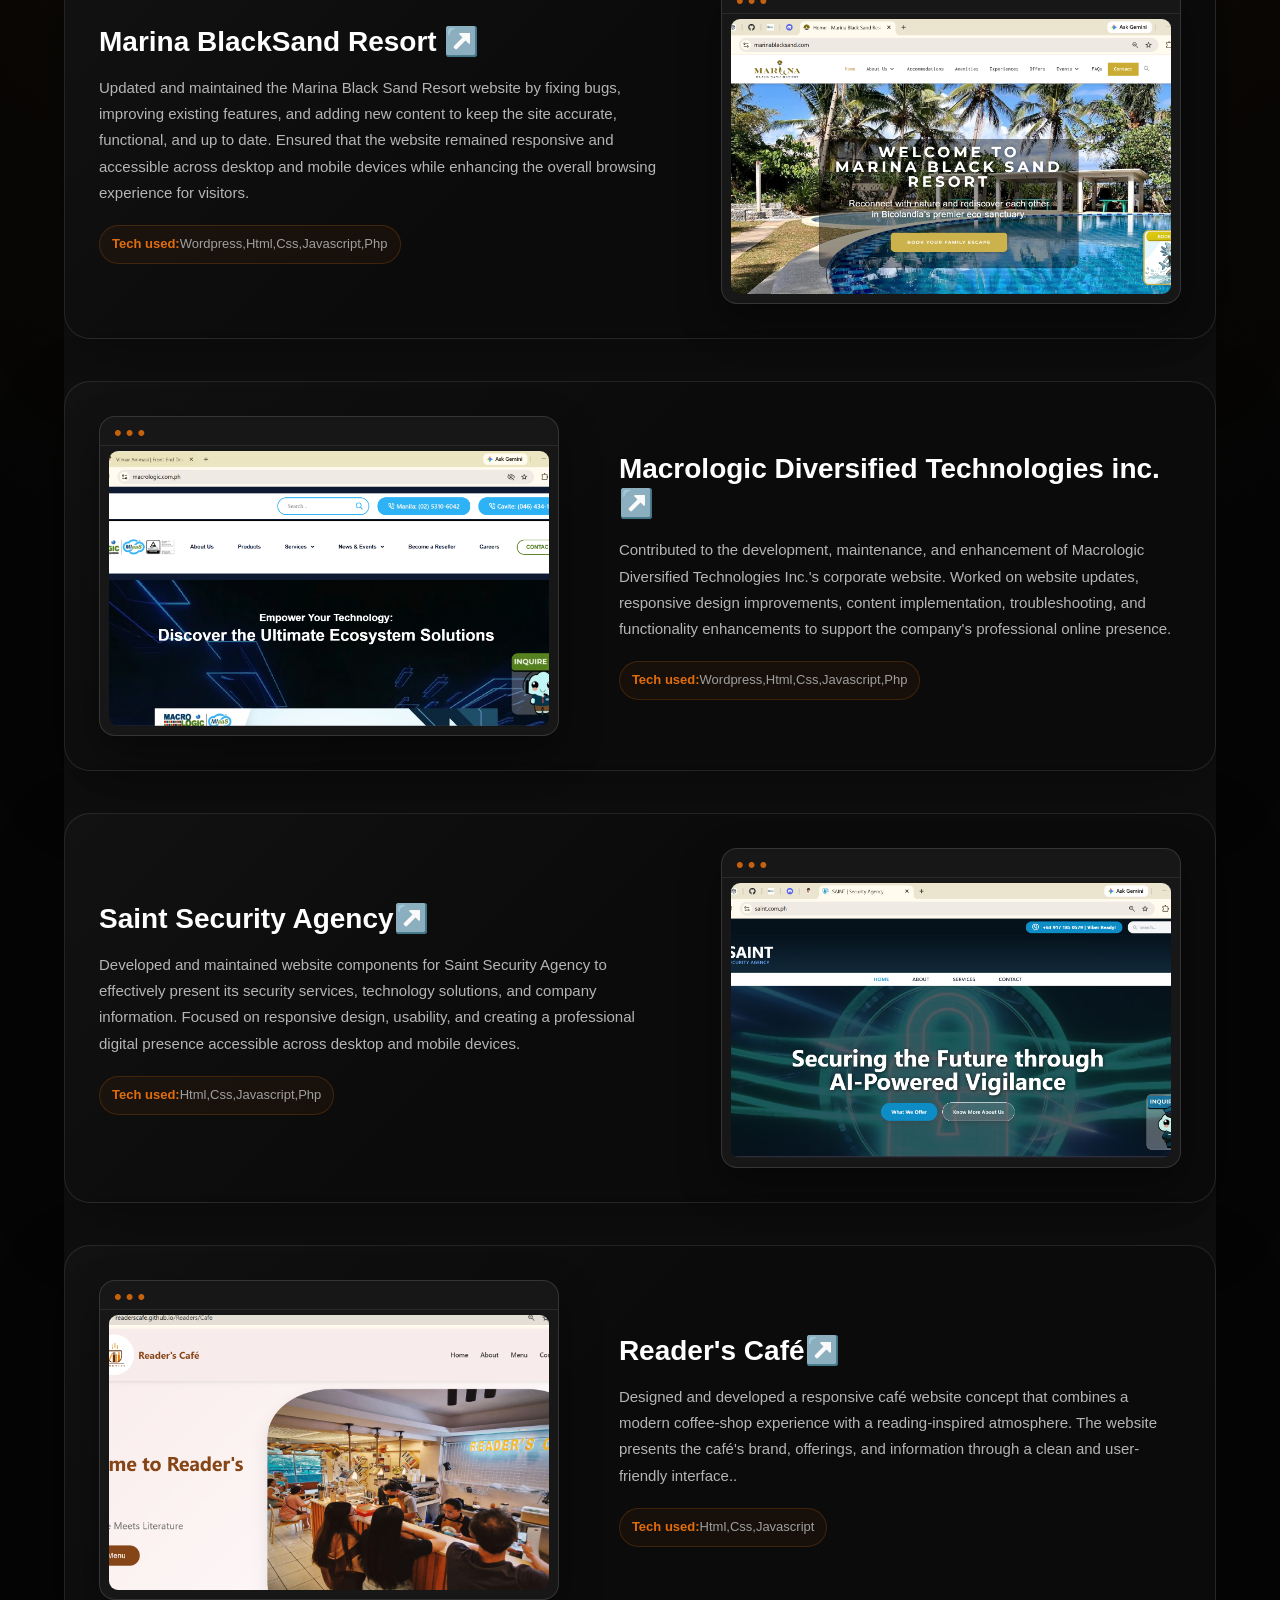
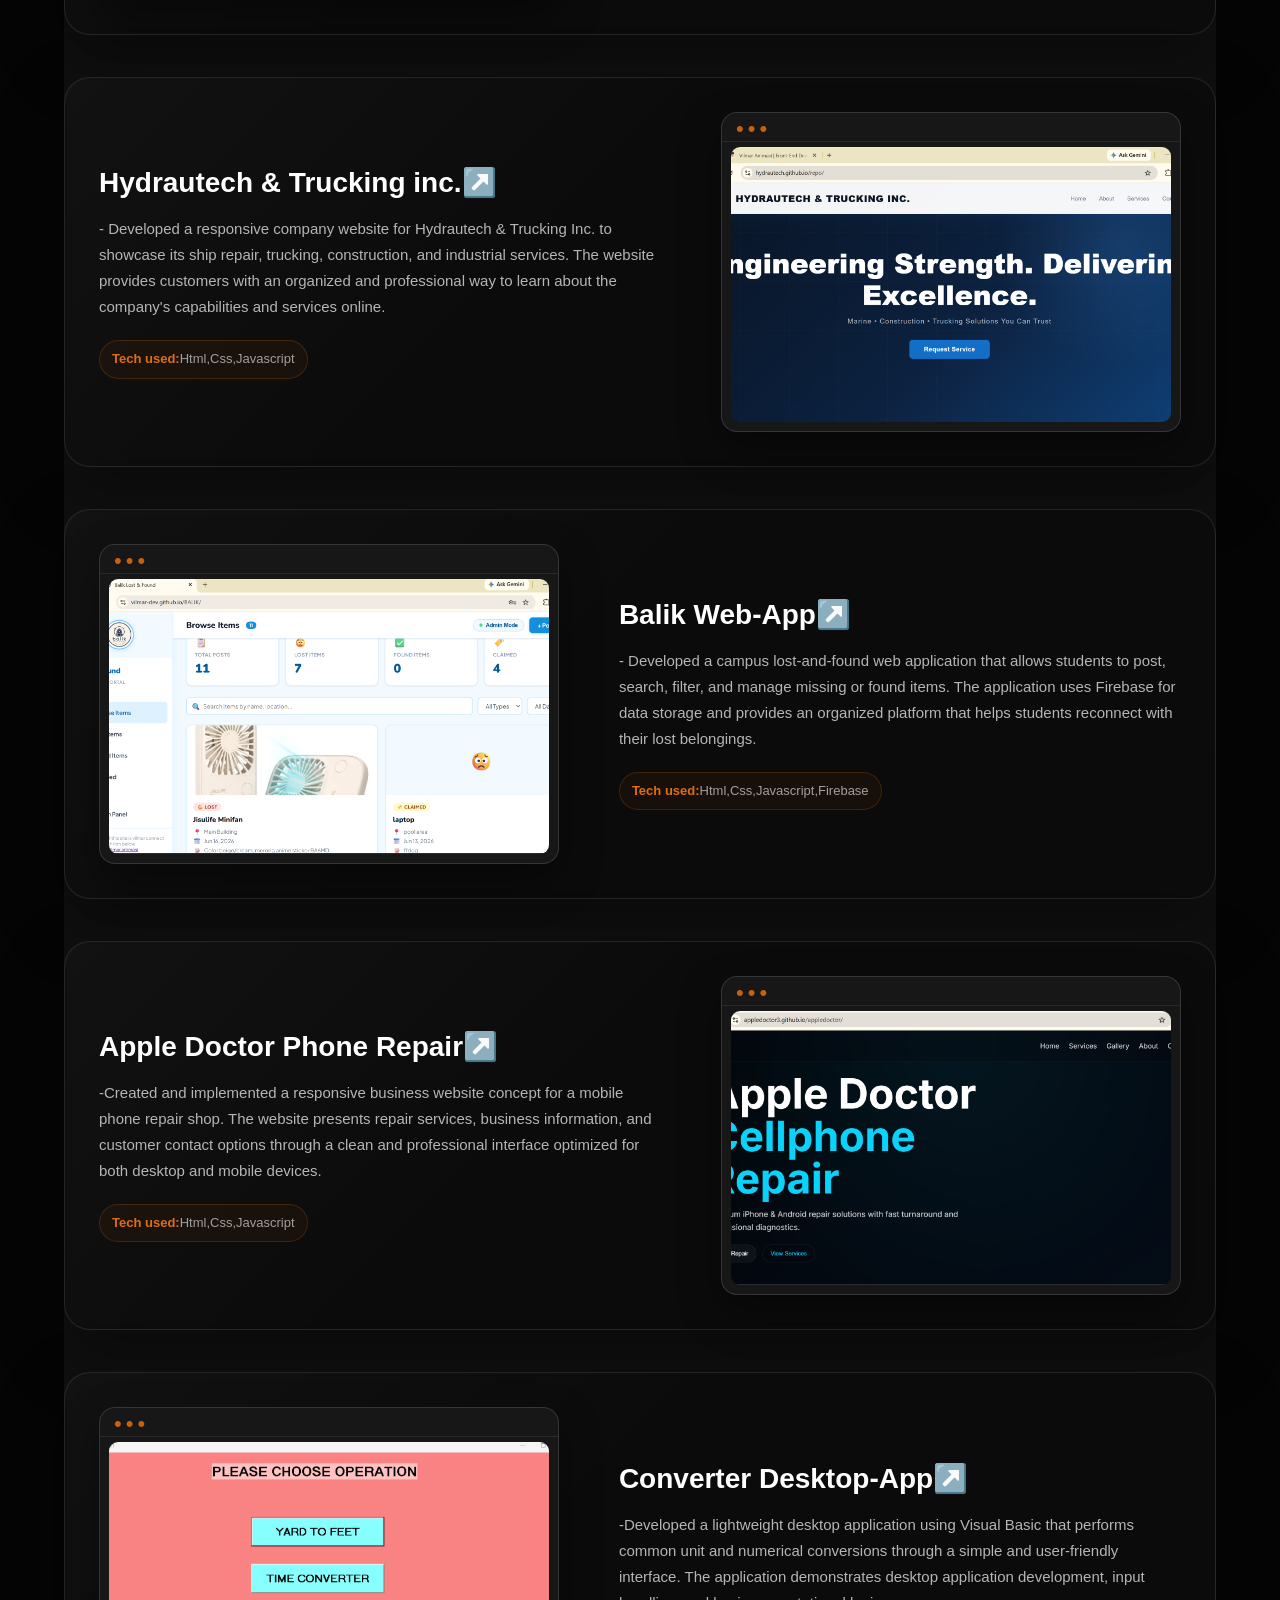
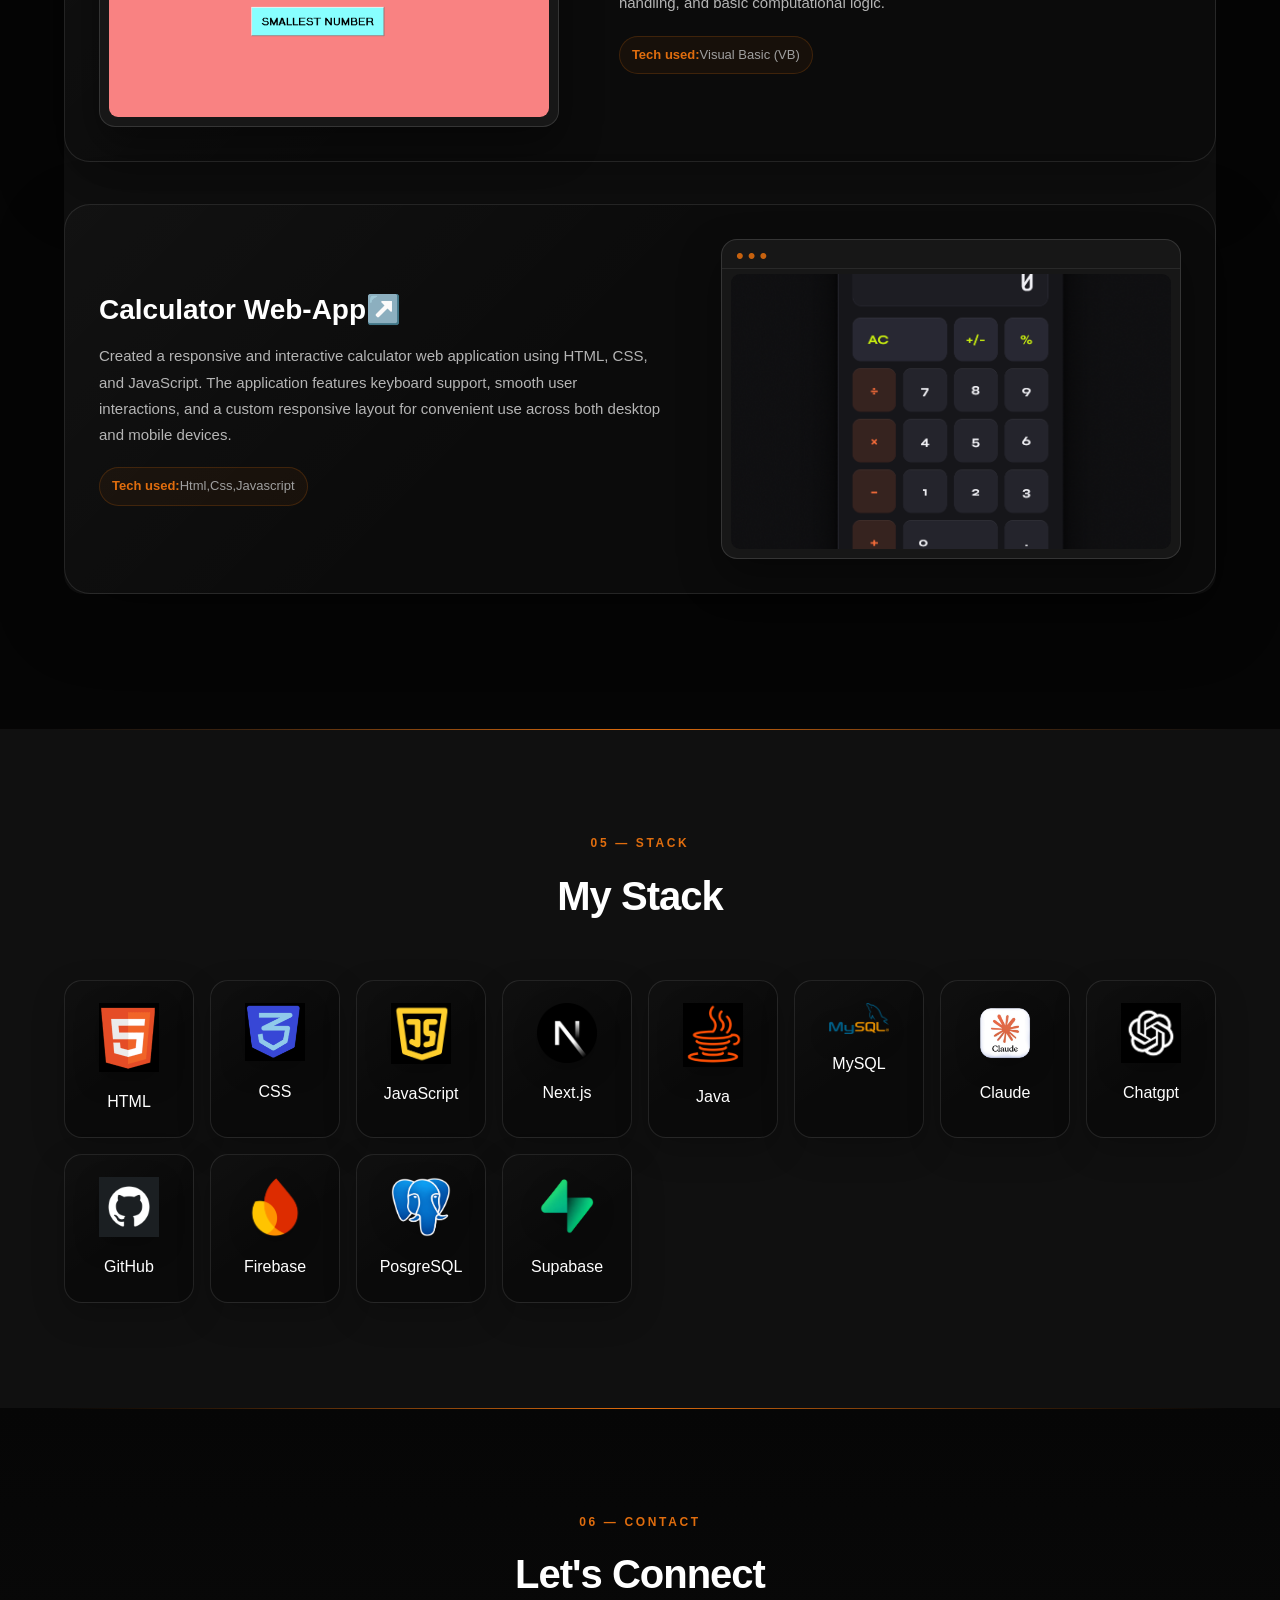
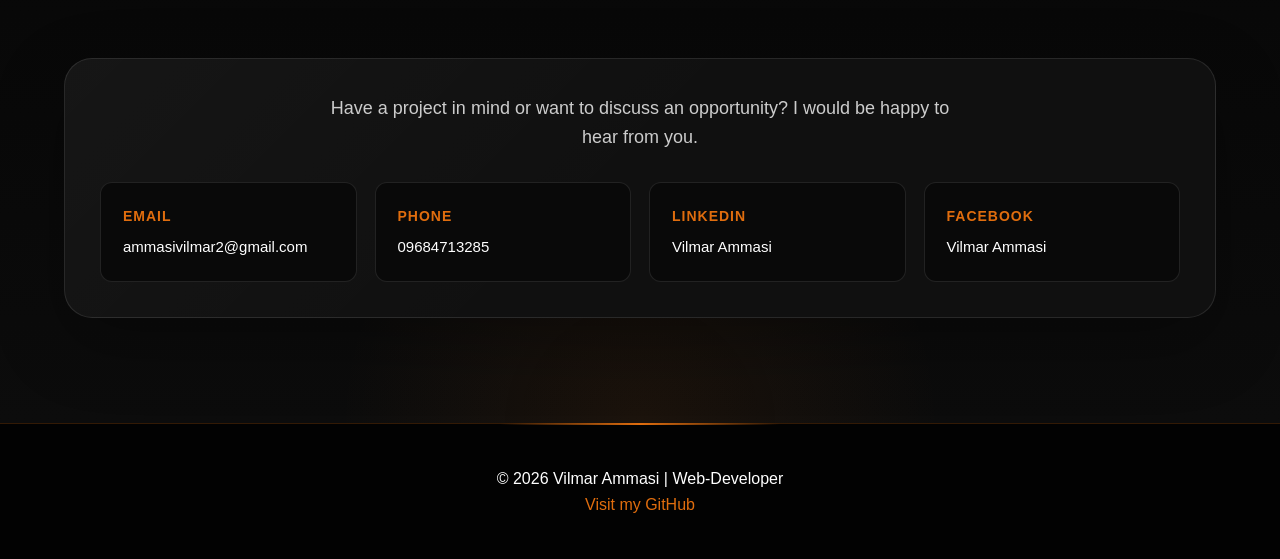
<file: Portfolio-main/index.html>
<!DOCTYPE html>
<html lang="en">
<head>
  <meta charset="UTF-8">
  <meta name="viewport" content="width=device-width, initial-scale=1.0">
  <title>Vilmar Ammasi | Full-Stack Web Developer</title>
 <link rel="icon" type="image/png" href="img/favicon1.png"> 

  
  
  <link rel="stylesheet" href="landing.css">




</head>
<body>


<nav>
  <div class="container">
    <button class="menu-toggle" type="button" aria-expanded="false" aria-controls="primary-navigation" aria-label="Open navigation menu">
      <span></span>
      <span></span>
      <span></span>
    </button>

    <ul class="nav-links" id="primary-navigation">
      <li><a href="#about">About</a></li>
      <li> <a href="#services">Services</a></li>
      <li><a href="#experience">Experience</a></li>
      <li><a href="#projects">Projects</a></li>
      <li><a href="#stack">Stack</a></li>
      <li><a href="#contact">Contact</a></li>
    </ul>
  </div>
</nav>


<section class="hero">
  <div class="container">
    <h1>Hi, I'm <span>Vilmar Ammasi</span></h1>
    <p>
      Full-Stack Web Developer & Freelancer building modern,
      responsive web applications.
    </p>
     <a href="https://mail.google.com/mail/?view=cm&amp;fs=1&amp;to=ammasivilmar2@gmail.com"
       target="_blank"
       rel="noopener noreferrer"
       class="btn">
       Get in Touch
    </a>
  </div>
</section>

<!-- ABOUT -->
<section id="about">
  <div class="container">
    <h2 class="section-title">About Me</h2>

    <div class="about-content">
      <div>
        <p class="intro">
        Hi! I’m Vilmar, a passionate Full-Stack Web Developer focused on building responsive, accessible, and user-friendly 
          web applications. I work with HTML, CSS, JavaScript, React, Java, MySQL, Firebase, Git, and GitHub, while using AI tools l
          ike ChatGPT and Claude for research, debugging, and development. I enjoy turning ideas into functional digital experiences and 
          continuously improving my skills in full-stack development, problem-solving, deployment, and PWA technologies.

        </p>
        <p class="intro">
         <!-- I enjoy solving problems and turning ideas into interactive
          digital experiences. -->
        </p>
      </div>

      <div>
       <!--  <img src="img/obra.jpg" alt="Vilmar"> -->
        
         <img src="img/formalmaayos.png" alt="Vilmar"> 

        
      </div>
    </div>

  </div>  
</section>






<section id="services">
  <div class="container">
    <h2 class="section-title">Services Offered</h2>

    <p class="services-intro">
      I provide web development solutions for individuals, startups, and
      businesses looking to build or improve their online presence.
    </p>

    <div class="services-grid">

      <div class="service-card">
        <div class="service-icon"></div>
        <h3>Business Website Development</h3>
        <p>
          Modern and responsive websites for businesses, resorts, agencies,
          restaurants, portfolios, and other organizations.
        </p>
      </div>

      <div class="service-card">
        <div class="service-icon"></div>
        <h3>Full-Stack Web Applications</h3>
        <p>
          Custom web applications with authentication, databases, dashboards,
          CRUD functionality, and other business-specific features.
        </p>
      </div>

      <div class="service-card">
        <div class="service-icon">  </div>
        <h3>Frontend Development</h3>
        <p>
          Responsive and user-friendly interfaces using HTML, CSS,
          JavaScript, React, and modern web development practices.
        </p>
      </div>

      <div class="service-card">
        <div class="service-icon"></div>
        <h3>Mobile App Conversion</h3>
        <p>
          Convert web applications into installable and usable Android and iOS
           applications using Progressive Web App (PWA) technology, providing an app-like 
           experience across mobile devices.
        </p>
      </div>

      <div class="service-card">
        <div class="service-icon"></div>
        <h3>Website Maintenance & Bug Fixing</h3>
        <p>
          Website updates, troubleshooting, responsive fixes, feature
          improvements, and general website maintenance.
        </p>
      </div>

      <div class="service-card">
        <div class="service-icon"></div>
        <h3>Website Deployment</h3>
        <p>
          Deployment and configuration of websites using GitHub Pages,
          hosting platforms, domains, and production environments.
        </p>
      </div>

    </div>
  </div>
</section>


















  

<!-- EXPERIENCE -->
<section id="experience">
  <div class="container">
    <h2 class="section-title">Experience</h2>




     <div class="card">
      <h3> Full-Stack Web Developer Intern at Macrologic Diversified Technologies, Inc. Cavite Main Branch (June 2026- August 2026)</h3>
      <ul>
        <li>I developed InternTrack, an installable PWA that lets interns record Time In/Out, track attendance, and monitor internship hours across web, Android, and iOS.
</li>
        <li>Implemented website updates and enhancements based on project requirements and user needs.</li>
        <li>Added new features and functionality to existing websites to improve user experience and site performance.</li>
        <li>Performed regular testing, troubleshooting, and bug fixes to ensure website reliability across different devices and browsers.</li>
        
      </ul>
    </div>






     <div class="card">
      <h3>Part time Web Developer & Graphic Designer at Bloom Haven Staycation (September 2025 - Present)</h3>
      <ul>

        <li>Designed and developed the staycation business’s website from scratch, including its layout, features, and overall user experience. </li>
        <li> Built an online booking system that allows customers to select their preferred schedule and submit booking requests directly through the website.</li>
        <li>Maintains and updates the website to ensure booking features, content, and other functions continue to work properly.</li>
        <li> Creates promotional posters for staycation packages, amenities, rates, and special offers.</li>
        <li>Edits engaging short-form videos for Facebook, Instagram, and other social media platforms.</li>
      
      </ul>
    </div>

    

    <div class="card">
      <h3>Freelance Web Developer (2023 - Present)</h3>
      <ul>
        <li> Developed and completed programming projects  for 
          freelance clients while meeting deadlines and technical requirements.</li>
        <li>Developed responsive websites using HTML, CSS, JavaScript</li>
        <li>Built Desktop applications using Java and Visual Basic</li>
        <li>Worked directly with clients to deliver user-friendly solutions</li>
      </ul>
    </div>

    <div class="card">
      <h3>IT Support Intern at Kalayaan National Highschool (2023)</h3>
    <p class="project-description">   <ul>
        <li>Performed IT support tasks such as software installation, system updates, and device troubleshooting</li>
        <li>Maintained stable internet connectivity across campus</li>
        <li>Provided technical support for teachers, staff, and students</li>
        <li>Diagnosed and resolved basic hardware and software issues on laptops and PCs</li>
        <li>Handled network cabling, router/switch connectivity issues, and internet troubleshooting</li>
        <li>Assisted users with printer setup, driver installation, account configuration, and general technical concerns</li>
      
      </ul>
    </p>
    </div>



  </div>
</section>


<!-- PROJECTS -->
<section id="projects">
  <div class="container">
    <h2 class="section-title">Projects</h2>

    <div class="project">
      <ul>



        
  <li class="project-card-item">
    <div class="project-card">
      <a href="https://mdti-internlog.github.io/macrologic/index.html" target="_blank" class="project-image-link">
        <img src="img/macro.png" alt="Macrologic Project" class="project-thumbnail">
      </a>
      <div class="project-content">
        <h4> <a href="https://mdti-internlog.github.io/macrologic/index.html" target="_blank">Macrologic Intern attendance Web-app <span class="link-arrow">↗️</span> </a> </h4>     
        <p class="project-description">Developed a Progressive Web App (PWA) for Macrologic that allows interns to record Time In and Time Out, monitor 
          rendered hours, and track internship progress. The system uses Firebase for real-time data management and can be installed on Android and iOS 
          devices for an app-like mobile experience.</p>
        <p class="tech-used"><strong>Tech used:</strong> Html, Css, Javascript, Firebase (Database)</p>
      </div>
    </div>
  </li>




<br>
         
  <li class="project-card-item">
    <div class="project-card">
      <a href="https://www.marinablacksand.com/" target="_blank" class="project-image-link">
        <img src="img/marina.png" alt="Macrologic Project" class="project-thumbnail">
      </a>
      <div class="project-content">
        <h4> <a href="https://www.marinablacksand.com/" target="_blank">Marina BlackSand Resort <span class="link-arrow">↗️</span> </a> </h4>     
        <p class="project-description"> Updated and maintained the Marina Black Sand Resort website by fixing bugs, improving existing features, and 
          adding new content to keep the site accurate, functional, and up to date. Ensured that the website remained responsive and accessible across desktop 
          and mobile devices while enhancing the overall browsing experience for visitors.</p>
        <p class="tech-used"><strong>Tech used:</strong>Wordpress,Html,Css,Javascript,Php</p>
      </div>
    </div>
  </li>

<br>


 <li class="project-card-item">
    <div class="project-card">
      <a href="https://www.macrologic.com.ph" target="_blank" class="project-image-link">
        <img src="img/macrologic.png" alt="Macrologic Project" class="project-thumbnail">
      </a>
      <div class="project-content">
        <h4> <a href="https://www.macrologic.com.ph/" target="_blank">Macrologic Diversified Technologies inc.<span class="link-arrow">↗️</span> </a> </h4>     
        <p class="project-description"> Contributed to the development, maintenance, and enhancement of Macrologic 
          Diversified Technologies Inc.'s corporate website. Worked on website updates, responsive design improvements, 
          content implementation, troubleshooting, and functionality enhancements to support the company's professional online presence.</p>
        <p class="tech-used"><strong>Tech used:</strong>Wordpress,Html,Css,Javascript,Php</p>
      </div>
    </div>
  </li>

<br>





<li class="project-card-item">
    <div class="project-card">
       <a href="https://saint.com.ph/" target="_blank" class="project-image-link">
        <img src="img/saint.png" alt="Macrologic Project" class="project-thumbnail">
      </a>
      <div class="project-content">
        <h4> <a href="https://saint.com.ph/" target="_blank">Saint Security Agency<span class="link-arrow">↗️</span> </a> </h4>     
        <p class="project-description"> Developed and maintained website components for Saint Security Agency to effectively present 
          its security services, technology solutions, and company information. Focused on responsive design, usability, and creating a 
          professional digital presence accessible across desktop and mobile devices.</p>
        <p class="tech-used"><strong>Tech used:</strong>Html,Css,Javascript,Php</p>
      </div>
    </div>
  </li>

<br>




<li class="project-card-item">
    <div class="project-card">
       <a href="https://readerscafe.github.io/Readers/Cafe" target="_blank" class="project-image-link">
        <img src="img/readers.png" alt="Macrologic Project" class="project-thumbnail">
      </a>
      <div class="project-content">
        <h4> <a href="https://readerscafe.github.io/Readers/Cafe" target="_blank">Reader's Café<span class="link-arrow">↗️</span> </a> </h4>     
        <p class="project-description">Designed and developed a responsive café website concept that combines a modern coffee-shop experience 
          with a reading-inspired atmosphere. The website presents the café's brand, offerings, and information through 
          a clean and user-friendly interface..</p>
        <p class="tech-used"><strong>Tech used:</strong>Html,Css,Javascript</p>
      </div>
    </div>
  </li>

<br>











<li class="project-card-item">
    <div class="project-card">
     <a href="https://hydrautech.github.io/repo/" target="_blank" class="project-image-link">
        <img src="img/hydro.png" alt="Macrologic Project" class="project-thumbnail">
      </a>
      <div class="project-content">
        <h4> <a href="https://hydrautech.github.io/repo/" target="_blank">Hydrautech & Trucking inc.<span class="link-arrow">↗️</span> </a> </h4>     
        <p class="project-description"> - Developed a responsive company website for Hydrautech & Trucking Inc. to showcase its ship repair, trucking, construction, 
          and industrial services. The website provides customers with an organized and professional way to 
          learn about the company's capabilities and services online.
</p>
        <p class="tech-used"><strong>Tech used:</strong>Html,Css,Javascript</p>
      </div>
    </div>
  </li>




<br>



<li class="project-card-item">
    <div class="project-card">
<a href="https://vilmar-dev.github.io/BALIK/" target="_blank" class="project-image-link">        <img src="img/balik.png" alt="Macrologic Project" class="project-thumbnail">
      </a>
      <div class="project-content">
        <h4> <a href="https://vilmar-dev.github.io/BALIK/" target="_blank">Balik Web-App<span class="link-arrow">↗️</span> </a> </h4>     
        <p class="project-description"> - Developed a campus lost-and-found web application that allows 
          students to post, search, filter, and manage missing or found items. The application uses Firebase for data 
          storage and provides an organized platform that helps students reconnect with their lost belongings.
           
</p>
        <p class="tech-used"><strong>Tech used:</strong>Html,Css,Javascript,Firebase</p>
      </div>
    </div>
  </li>



         


      

        

        

        



        
<li class="project-card-item">
    <div class="project-card">
<a href="https://appledoctor3.github.io/appledoctor/" target="_blank" class="project-image-link">    
      <img src="img/apple.png" alt="Macrologic Project" class="project-thumbnail">
      </a>
      <div class="project-content">
        <h4> <a href="https://appledoctor3.github.io/appledoctor/" target="_blank">Apple Doctor Phone Repair<span class="link-arrow">↗️</span> </a> </h4>     
        <p class="project-description"> -Created and implemented a responsive business website concept for a mobile phone repair shop. 
          The website presents repair services, business information, and customer contact options through a clean and professional interface 
          optimized for both desktop and mobile devices.
</p>
        <p class="tech-used"><strong>Tech used:</strong>Html,Css,Javascript</p>
      </div>
    </div>
  </li>


        







  <li class="project-card-item">
    <div class="project-card">
<a href="img/Converter.exe" target="_blank" class="project-image-link">    
      <img src="img/Converter..png" alt="Macrologic Project" class="project-thumbnail">
      </a>
      <div class="project-content">
        <h4> <a href="img/Converter.exe" target="_blank">Converter Desktop-App<span class="link-arrow">↗️</span> </a> </h4>     
        <p class="project-description"> -Developed a lightweight desktop application using Visual Basic that performs 
          common unit and numerical conversions through a simple and user-friendly interface. The application demonstrates 
          desktop application development, input handling, and basic computational logic.<br>

</p>
        <p class="tech-used"><strong>Tech used:</strong>Visual Basic (VB)</p>
      </div>
    </div>
  </li>


         
      
      


<li class="project-card-item">
    <div class="project-card">
<a href="https://vilmar-dev.github.io/CALCULATOR-WEB-APP/" target="_blank" class="project-image-link">    
      <img src="img/calcu.png" alt="Macrologic Project" class="project-thumbnail">
      </a>
      <div class="project-content">
        <h4> <a href="https://vilmar-dev.github.io/CALCULATOR-WEB-APP/" target="_blank">Calculator Web-App<span class="link-arrow">↗️</span> </a> </h4>     
        <p class="project-description"> Created a responsive and interactive calculator web application using HTML, CSS, and JavaScript. 
          The application features keyboard support, smooth user interactions, and a custom responsive layout for convenient use across 
          both desktop and mobile devices.
</p>
        <p class="tech-used"><strong>Tech used:</strong>Html,Css,Javascript</p>
      </div>
    </div>
  </li>






         
  
        
     

      
        
      </ul>
    </div>
  </div>
</section>


<!-- STACK -->
<section id="stack">
  <div class="container">
    <h2 class="section-title">My Stack</h2>

    <div class="stack-grid">

      <div class="stack-item">
        <img src="img/html.PNG" alt="">
        <p>HTML</p>
      </div>

      <div class="stack-item">
        <img src="img/css.PNG" alt="">
        <p>CSS</p>
      </div>

      <div class="stack-item">
        <img src="img/javascript.PNG" alt="">
        <p>JavaScript</p>
      </div>

      <div class="stack-item">
        <img src="img/nextj.png" alt="">
        <p>Next.js</p>
      </div>

      <div class="stack-item">
        <img src="img/java.PNG" alt="">
        <p>Java</p>
      </div>

      <div class="stack-item">
        <img src="img/mysql.png" alt="">
        <p>MySQL</p>
      </div>




    <div class="stack-item">
        <img src="img/claude.png" alt="">
        <p>Claude</p>
      </div>

      
    <div class="stack-item">
        <img src="img/chatgpts.jpg" alt="">
        <p>Chatgpt</p>
      </div>

 <div class="stack-item">
        <img src="img/github.png" target="_blank" alt="">
        <p>GitHub</p>
      </div>


      <div class="stack-item">
        <img src="img/firebase.webp" alt="">
        <p>Firebase</p>
      </div>

      


       <div class="stack-item">
        <img src="img/posgresql.png" alt="">
        <p>PosgreSQL</p>
      </div>

       <div class="stack-item">
        <img src="img/supabaselogo.png" alt="">
        <p>Supabase</p>
      </div>

    </div>
  </div>
</section>

<!-- CONTACT -->
<section id="contact">
  <div class="container">
    <h2 class="section-title">Let's Connect</h2>
    <div class="contact-content">
      <p class="contact-intro">Have a project in mind or want to discuss an opportunity? I would be happy to hear from you.</p>

      <div class="contact-grid">
        <a class="contact-item" href="https://mail.google.com/mail/?view=cm&amp;fs=1&amp;to=ammasivilmar2@gmail.com" target="_blank" rel="noopener noreferrer">
          <span class="contact-label">Email</span>
          <span class="contact-value">ammasivilmar2@gmail.com</span>
        </a>

        <a class="contact-item" href="tel:09684713285">
          <span class="contact-label">Phone</span>
          <span class="contact-value">09684713285</span>
        </a>

        <a class="contact-item" href="https://www.linkedin.com/in/vilmar-ammasi-b28442345?utm_source=share_via&utm_content=profile&utm_medium=member_android" target="_blank" rel="noopener noreferrer">
          <span class="contact-label">LinkedIn</span>
          <span class="contact-value">Vilmar Ammasi</span>
        </a>

        <a class="contact-item" href="https://www.facebook.com/share/1D6U6CLig3/" target="_blank" rel="noopener noreferrer">
          <span class="contact-label">Facebook</span>
          <span class="contact-value">Vilmar Ammasi</span>
        </a>
      </div>
    </div>
  </div>
</section>

<footer>
  <p>© 2026 Vilmar Ammasi | Web-Developer</p>
<a href="https://github.com/vilmar-dev" target="_blank">Visit my GitHub</a></footer>


  <script>
    

const observer = new IntersectionObserver((entries) => {
  entries.forEach((entry) => {
    if(entry.isIntersecting){
      entry.target.classList.add("show");
    }
  });
});

const hiddenElements = document.querySelectorAll(
  ".card, .project, .stack-item, .about-content"
);

hiddenElements.forEach((el) => observer.observe(el));



document.querySelectorAll('a[href^="#"]').forEach(anchor => {
  anchor.addEventListener("click", function(e) {
    e.preventDefault();

    document.querySelector(this.getAttribute("href"))
      .scrollIntoView({
        behavior: "smooth"
      });
  });
});

const menuToggle = document.querySelector(".menu-toggle");
const navLinks = document.querySelector(".nav-links");
const menuBars = menuToggle.querySelectorAll("span");

function setMenuIcon(isOpen) {
  menuBars.forEach(bar => {
    bar.style.display = isOpen ? "none" : "block";
  });
  menuBars[0].style.transform = isOpen ? "translateY(7px) rotate(45deg)" : "none";
  menuBars[0].style.setProperty("opacity", isOpen ? "0" : "1", "important");
  menuBars[1].style.setProperty("opacity", isOpen ? "0" : "1", "important");
  menuBars[2].style.transform = isOpen ? "translateY(-7px) rotate(-45deg)" : "none";
  menuBars[2].style.setProperty("opacity", isOpen ? "0" : "1", "important");
}

menuToggle.addEventListener("click", () => {
  const isOpen = navLinks.classList.toggle("open");
  menuToggle.setAttribute("aria-expanded", isOpen);
  menuToggle.setAttribute("aria-label", isOpen ? "Close navigation menu" : "Open navigation menu");
  setMenuIcon(isOpen);
});

navLinks.querySelectorAll("a").forEach(link => {
  link.addEventListener("click", () => {
    navLinks.classList.remove("open");
    menuToggle.setAttribute("aria-expanded", "false");
    menuToggle.setAttribute("aria-label", "Open navigation menu");
    setMenuIcon(false);
  });
});

document.addEventListener("click", event => {
  if (!event.target.closest("nav") && navLinks.classList.contains("open")) {
    navLinks.classList.remove("open");
    menuToggle.setAttribute("aria-expanded", "false");
    menuToggle.setAttribute("aria-label", "Open navigation menu");
    setMenuIcon(false);
  }
});

  </script>
</body>
</html>
</file>
<file: landing.css>
/* RESET */


.arrow-button {
    display: inline-flex;
    align-items: center;
    justify-content: center;
    width: 45px;
    height: 45px;
    background: white;
    color: orange;
    border-radius: 50%;
    font-size: 30px;
    text-decoration: none;
}






* {
  margin: 0;
  padding: 0;
  box-sizing: border-box;
}

html,
body {
  width: 100%;
  max-width: 100%;
  overflow-x: hidden;
}

/* GLOBAL */
body {
  font-family: Arial, Helvetica, sans-serif;
  background: #000;
  color: #fff;
  line-height: 1.6;
}

.container {
  width: min(90%, 1200px);
  max-width: 1200px;
  margin: auto;
}

/* NAVIGATION */
nav {
  position: sticky;
  top: 0;
  z-index: 10;
  background: rgb(224,109,14);
  padding: 16px 0;
  box-shadow: 0 4px 14px rgba(0, 0, 0, 0.25);
}

nav .container {
  display: flex;
  align-items: center;
  justify-content: flex-end;
}

.logo {
  font-size: 24px;
}

.nav-links {
  list-style: none;
  display: flex;
  align-items: center;
  gap: 8px;
}

.nav-links a {
  display: block;
  padding: 8px 14px;
  text-decoration: none;
  color: white;
  font-weight: bold;
  border-radius: 6px;
  transition: background 0.2s ease, color 0.2s ease;
  font-size: 16px;
}

/* .nav-links a:hover {
  color: black;
  font-size: 25px;
  transition: 0.5s;
} */

.nav-links a:hover {
  color: #000;
  background: rgba(255, 255, 255, 0.22);
}

.menu-toggle {
  display: none;
  position: relative;
  width: 44px;
  height: 40px;
  padding: 8px;
  border: 1px solid rgba(255, 255, 255, 0.6);
  border-radius: 6px;
  background: transparent;
  cursor: pointer;
}

.menu-toggle span {
  display: block;
  width: 24px;
  height: 2px;
  margin: 5px auto;
  background: #fff;
  transition: transform 0.2s ease, opacity 0.2s ease;
}

button.menu-toggle[aria-expanded="true"] > span:nth-child(1) {
  opacity: 0;
}

button.menu-toggle[aria-expanded="true"] > span:nth-child(2) {
  opacity: 0;
}

button.menu-toggle[aria-expanded="true"] > span:nth-child(3) {
  opacity: 0;
}

button.menu-toggle[aria-expanded="true"]::before {
  content: "X";
  position: absolute;
  inset: 0;
  display: grid;
  place-items: center;
  color: #fff;
  font-size: 30px;
  line-height: 1;
}

.hero {
  text-align: center;
  padding: 100px 20px;
}

.hero h1 {
  font-size: clamp(40px, 8vw, 80px);
}

.hero span {
  color: rgb(224,109,14);
}

.hero p {
  margin: 20px 0;
  font-size: clamp(16px, 3vw, 20px);
}

.btn {
  display: inline-block;
  padding: 12px 30px;
  background: rgb(224,109,14);
  color: white;
  text-decoration: none;
  border-radius: 50px;
  transition: 0.3s;
}

.btn:hover {
  background: rgb(255,140,0);
}

/* SECTIONS */
section {
  padding: clamp(56px, 8vw, 80px) 0;
}

.section-title {
  text-align: center;
  margin-bottom: 40px;
  font-size: clamp(28px, 5vw, 40px);
  color: rgb(224,109,14);
}


/* =============================================
   SECTION SEPARATION - BLACK / ORANGE THEME
   ============================================= */

/* Each section keeps the same brand palette but uses a
   different dark shade so the page no longer looks flat. */
.hero,
#about,
#services,
#experience,
#projects,
#stack,
#contact {
  position: relative;
  isolation: isolate;
}

.hero {
  background:
    radial-gradient(circle at 50% 0%, rgba(224,109,14,0.10), transparent 38%),
    #000;
}

#about {
  background: #0b0b0b;
}

#services {
  background: #050505;
}

#experience {
  background: #101010;
}

#projects {
  background:
    radial-gradient(circle at 50% 0%, rgba(224,109,14,0.07), transparent 32%),
    #070707;
}

#stack {
  background: #111;
}

#contact {
  background:
    linear-gradient(180deg, #070707 0%, #0d0d0d 100%);
}

/* Strong but elegant boundary between major sections. */
#about::before,
#services::before,
#experience::before,
#projects::before,
#stack::before,
#contact::before {
  content: "";
  position: absolute;
  top: 0;
  left: 50%;
  width: min(92%, 1200px);
  height: 1px;
  transform: translateX(-50%);
  background: linear-gradient(
    90deg,
    transparent,
    rgba(224,109,14,0.20) 15%,
    rgb(224,109,14) 50%,
    rgba(224,109,14,0.20) 85%,
    transparent
  );
}

/* Small orange marker above each section heading. */
#about .section-title::before,
#services .section-title::before,
#experience .section-title::before,
#projects .section-title::before,
#stack .section-title::before,
#contact .section-title::before {
  content: "";
  display: block;
  width: 42px;
  height: 4px;
  margin: 0 auto 15px;
  border-radius: 999px;
  background: rgb(224,109,14);
  box-shadow: 0 0 16px rgba(224,109,14,0.28);
}

/* Give every major section more visual breathing room. */
#about,
#services,
#experience,
#projects,
#stack,
#contact {
  padding-top: clamp(72px, 9vw, 105px);
  padding-bottom: clamp(72px, 9vw, 105px);
}

/* Prevent the sticky navbar from covering section headings. */
#about,
#services,
#experience,
#projects,
#stack,
#contact {
  scroll-margin-top: 78px;
}

/* ABOUT */
.about-content {
  display: grid;
  grid-template-columns: 1fr 1fr;
  min-width: 0;
  gap: 40px;
  align-items: center;
  border: 2px solid rgb(224,109,14);
  border-radius: 10px;
  margin: 0;
  padding: 20px;
    color: #ccc;
  font-size: 17px;
}
.intro {
  margin: 0 0 16px;
  font-size: clamp(16px, 2vw, 20px);
}

.about-content img {
  display: block;
  width: min(100%, 280px);
  border-radius: 20px;
  margin: 15px auto 13px;

}

.about-content img:hover {
 /* content: url(img/shy.png); */

  content: url(img/formalwacky.png); 
  
  cursor: pointer;
  transition: 0.5s;
  }

/* EXPERIENCE */
.card {
  background: #111;
  padding: 30px;
  border-radius: 20px;
  margin-bottom: 30px;
  border: 2px solid rgb(224,109,14);
}

.card h3 {
  margin-bottom: 10px;
}

.card ul {
  padding-left: 20px;
  
}



.project {
  max-width: 100%;
  overflow: hidden;
  background: #111;
  padding: 30px;
  border-radius: 20px;
  margin-bottom: 30px;
  border: 2px solid rgb(224,109,14);
  color: #ccc;
  font-size: 17px;
}

.project h3 {
  margin-bottom: 10px;
}

.project ul {
  padding-left: 0;
}



.project a {
  color: white;          
  text-decoration: none; 
}

.project a:hover {
  color: rgb(224,109,14); 
  transition: 0.5s;
}




/* STACK */
.stack-grid {
  display: grid;
  grid-template-columns: repeat(auto-fit, minmax(120px, 1fr));
  gap: 30px;
  text-align: center;
}

.stack-item {
  background: #111;
  padding: 20px;
  border-radius: 20px;
  border: 2px solid rgb(224,109,14);
  transition: 0.3s;
}

.stack-item:hover {
  transform: translateY(-5px);
}

.stack-item img {
  width: 60px;
  margin-bottom: 10px;
}

/* CONTACT */
.contact-content {
  background: #111;
  padding: 35px;
  border: 2px solid rgb(224,109,14);
  border-radius: 20px;
}

.contact-intro {
  max-width: 650px;
  margin: 0 auto 30px;
  color: #ccc;
  text-align: center;
  font-size: 18px;
}

.contact-grid {
  display: grid;
  grid-template-columns: repeat(auto-fit, minmax(210px, 1fr));
  gap: 18px;
}

.contact-item {
  display: flex;
  flex-direction: column;
  gap: 8px;
  min-width: 0;
  padding: 22px;
  background: #0a0a0a;
  border: 1px solid #3a3a3a;
  border-radius: 12px;
  color: white;
  text-decoration: none;
  transition: 0.3s;
}

.contact-item:hover {
  border-color: rgb(224,109,14);
  transform: translateY(-4px);
}

.contact-label {
  color: rgb(224,109,14);
  font-size: 14px;
  font-weight: bold;
  text-transform: uppercase;
  letter-spacing: 1px;
}

#contact .section-title,
#contact .contact-label {
  color: #fff;
}

.contact-value {
  overflow-wrap: anywhere;
  color: #fff;
  font-size: 15px;
}

/* PROJECT CARD LAYOUT */
.project-card-item {
  max-width: 100%;
  list-style: none;
}

.project-card {
  width: 100%;
  min-width: 0;
  display: flex;
  flex-wrap: wrap;
  gap: 30px;
  align-items: flex-start;
  background: #0a0a0a;
  padding: 25px;
  border-radius: 15px;
  border: 2px solid #3a3a3a;
  box-shadow: 0 4px 12px rgba(0,0,0,0.5);
  transition: all 0.3s ease;
}

.project-card:hover {
  border-color: rgb(224,109,14);
  box-shadow: 0 6px 20px rgba(224,109,14, 0.2);
}

.project-image-link {
  display: inline-block;
  width: 280px;
  flex: 0 1 280px;
  text-decoration: none;
}

.project-thumbnail {
  display: block;
  width: 100%;
  height: auto;
  aspect-ratio: 1.4;
  object-fit: cover;
  border-radius: 12px;
  border: 2px solid #4a4a4a;
  box-shadow: 0 4px 12px rgba(0,0,0,0.4);
  transition: all 0.4s ease;
  cursor: pointer;
}

.project-thumbnail:hover {
  transform: scale(1.05);
  box-shadow: 0 8px 20px rgba(224,109,14, 0.3);
  border-color: rgb(224,109,14);
}

.project-content {
  min-width: 0;
  flex: 1;
}

.project-content img,
.project-content video,
.project-content iframe {
  max-width: 100%;
}

.project-content h4 {
  margin-bottom: 15px;
  color: #fff;
  font-size: 18px;
}

.project-content h4 a {
  color: #fff;
  text-decoration: none;
  transition: color 0.3s;
}

.project-content h4 a:hover {
  color: rgb(224,109,14);
}

.project-description {
  margin-bottom: 15px;
  color: #ccc;
  font-size: 15px;
  line-height: 1.6;
}

.tech-used {
  color: #aaa;
  font-size: 13px;
}

.tech-used strong {
  color: rgb(224,109,14);
}

/* FOOTER */
footer {
  text-align: center;
  padding: 30px;
  background: #111;
  margin-top: 50px;
}

/* MOBILE */
@media (max-width: 768px) {

  nav .container {
    position: relative;
    width: calc(100% - 32px);
  }

  .menu-toggle {
    display: block;
    position: absolute;
    top: 0;
    right: 8px;
  }

  .nav-links {
    display: none;
    flex-direction: column;
    align-items: stretch;
    gap: 4px;
    width: 100%;
    padding-top: 56px;
  }

  .nav-links.open {
    display: flex;
  }

  .nav-links a {
    padding: 11px 14px;
    text-align: center;
    background: rgba(0, 0, 0, 0.12);
  }

  .about-content {
    grid-template-columns: 1fr;
  }

  .project-card {
    flex-direction: column;
    gap: 12px;
    padding: 18px;
  }

  .project-image-link {
    width: 100%;
    flex: 0 0 auto;
  }

  .contact-content {
    padding: 25px 18px;
  }

  .contact-intro {
    font-size: 16px;
  }

}

@media (max-width: 480px) {
  .container {
    width: min(92%, 1200px);
  }

  .hero {
    padding: 72px 12px;
  }

  .hero h1 {
    font-size: clamp(34px, 11vw, 52px);
  }

  .stack-grid,
  .contact-grid {
    grid-template-columns: 1fr 1fr;
    gap: 12px;
  }

  .stack-item {
    padding: 16px 10px;
  }

  .stack-item img {
    max-width: 52px;
  }

  .contact-item {
    padding: 16px 12px;
  }

  footer {
    padding: 24px 12px;
  }
}







/*added css */



/* SCROLL ANIMATION */
.card,
.project,
.stack-item,
.about-content {
  opacity: 0;
  transform: translateY(60px);
  transition: all 1s ease;
}

.show {
  opacity: 1;
  transform: translateY(0);
}


/* HERO ANIMATION */
.hero h1 {
  animation: slideDown 1s ease;
}

.hero p {
  animation: fadeIn 2s ease;
}

.btn {
  animation: fadeIn 3s ease;
}


/* FLOATING IMAGE */
 /*.about-content img {
  animation: float 1s ease-out;
} */


/* STACK HOVER */
.stack-item:hover {
  transform: translateY(-6px);
  box-shadow: 0 0 20px rgb(224,109,14);
}


/* PROJECT CARD HOVER */
.card:hover,
.project:hover {
  transform: translateY(-4px);
  transition: 0.4s;
  box-shadow: 0 0 20px rgba(224,109,14,0.5);
}


/* KEYFRAMES */
@keyframes slideDown {
  from {
    opacity: 0;
    transform: translateY(-80px);
  }

  to {
    opacity: 1;
    transform: translateY(0);
  }
}

@keyframes fadeIn {
  from {
    opacity: 0;
  }

  to {
    opacity: 1;
  }
}

/* MAKE IMAGE VISIBLE BY DEFAULT */
.about-content {
  opacity: 1 !important;
  transform: translateY(0) !important;
}

@keyframes float {
  0% {
    transform: translateY(0px);
  }

  50% {
    transform: translateY(-15px);
  }

  100% {
    transform: translateY(0px);
  }
}







.link-arrow {
  display: inline-block;
  animation: arrowMove 1s ease-in-out infinite;
}

@keyframes arrowMove {
  0%, 100% {
    transform: translate(0, 0);
  }

  50% {
    transform: translate(4px, -4px);
  }
}









.move-down {
  display: inline-block;
  animation: moveUpDown 1s ease-in-out infinite;
}

@keyframes moveUpDown {
  0%, 100% {
    transform: translateY(3px);
  }

  50% {
    transform: translateY(-3px);
  }
}



















/*css added */


/* SERVICES */
.services-intro {
  max-width: 750px;
  margin: -15px auto 40px;
  text-align: center;
  color: #ccc;
  font-size: 17px;
  line-height: 1.7;
}

.services-grid {
  display: grid;
  grid-template-columns: repeat(3, 1fr);
  gap: 25px;
}

.service-card {
  background: #111;
  border: 2px solid #3a3a3a;
  border-radius: 20px;
  padding: 30px 25px;
  text-align: center;
  transition: transform 0.3s ease,
              border-color 0.3s ease,
              box-shadow 0.3s ease;
}

.service-card:hover {
  transform: translateY(-7px);
  border-color: rgb(224, 109, 14);
  box-shadow: 0 8px 25px rgba(224, 109, 14, 0.25);
}

.service-icon {
  font-size: 42px;
  margin-bottom: 18px;
}

.service-card h3 {
  color: rgb(224, 109, 14);
  margin-bottom: 12px;
  font-size: 20px;
}

.service-card p {
  color: #ccc;
  font-size: 15px;
  line-height: 1.7;
}


/* TABLET */
@media (max-width: 900px) {
  .services-grid {
    grid-template-columns: repeat(2, 1fr);
  }
}


/* MOBILE */
@media (max-width: 600px) {
  .services-grid {
    grid-template-columns: 1fr;
  }

  .service-card {
    padding: 25px 20px;
  }

  .services-intro {
    font-size: 16px;
  }
}


/* =============================================
   SECTION-SPECIFIC CARD CONTRAST
   ============================================= */
#about .about-content {
  background: #101010;
}

#services .service-card {
  background: #111;
}

#experience .card {
  background: #080808;
}

#projects .project {
  background: #101010;
}

#projects .project-card {
  background: #080808;
}

#stack .stack-item {
  background: #090909;
}

#contact .contact-content {
  background: #111;
}

/* Projects now have their own real section, so keep the wrapper
   focused on the cards rather than looking like one giant card. */
#projects .project {
  padding: 0;
  border: 0;
  box-shadow: none;
  overflow: visible;
}

#projects .project:hover {
  transform: none;
  box-shadow: none;
}

#projects .project > ul {
  display: grid;
  gap: 24px;
}

/* The old HTML used <br> tags between several project cards.
   Hide them so spacing is controlled consistently by CSS. */
#projects .project > ul > br {
  display: none;
}

@media (max-width: 768px) {
  #about,
  #services,
  #experience,
  #projects,
  #stack,
  #contact {
    padding-top: 68px;
    padding-bottom: 68px;
  }
}


/* =========================================================
   PREMIUM VISUAL REDESIGN
   Keeps the original black / charcoal / orange identity.
   ========================================================= */

:root {
  --brand-orange: rgb(224, 109, 14);
  --brand-orange-bright: rgb(255, 140, 0);
  --ink: #000;
  --surface-1: #080808;
  --surface-2: #0d0d0d;
  --surface-3: #121212;
  --surface-4: #171717;
  --line: rgba(255, 255, 255, 0.10);
  --muted: #aaa;
}

body {
  background: var(--ink);
}

/* Glass-style navigation: the orange becomes an accent instead
   of occupying the whole header. */
nav {
  background: rgba(7, 7, 7, 0.78);
  border-bottom: 1px solid rgba(224, 109, 14, 0.22);
  box-shadow: 0 10px 35px rgba(0, 0, 0, 0.30);
  backdrop-filter: blur(18px);
  -webkit-backdrop-filter: blur(18px);
}

.nav-links {
  gap: 4px;
}

.nav-links a {
  color: #e9e9e9;
  font-weight: 700;
  border: 1px solid transparent;
}

.nav-links a:hover {
  color: #fff;
  background: rgba(224, 109, 14, 0.10);
  border-color: rgba(224, 109, 14, 0.32);
}

.menu-toggle {
  border-color: rgba(224, 109, 14, 0.65);
  background: rgba(224, 109, 14, 0.08);
}

/* HERO ---------------------------------------------------- */
.hero {
  min-height: min(760px, 82vh);
  display: grid;
  place-items: center;
  padding: 120px 20px 110px;
  overflow: hidden;
  background: #000;
}

.hero::before {
  content: "";
  position: absolute;
  width: min(780px, 92vw);
  aspect-ratio: 1;
  left: 50%;
  top: 42%;
  transform: translate(-50%, -50%);
  border-radius: 50%;
  background: radial-gradient(
    circle,
    rgba(224, 109, 14, 0.19) 0%,
    rgba(224, 109, 14, 0.075) 30%,
    rgba(224, 109, 14, 0) 68%
  );
  filter: blur(10px);
  pointer-events: none;
  z-index: 0;
}

.hero::after {
  content: "";
  position: absolute;
  inset: 0;
  background-image:
    linear-gradient(rgba(255, 255, 255, 0.028) 1px, transparent 1px),
    linear-gradient(90deg, rgba(255, 255, 255, 0.028) 1px, transparent 1px);
  background-size: 42px 42px;
  -webkit-mask-image: linear-gradient(to bottom, transparent 0%, #000 22%, #000 72%, transparent 100%);
  mask-image: linear-gradient(to bottom, transparent 0%, #000 22%, #000 72%, transparent 100%);
  pointer-events: none;
  z-index: 0;
}

.hero .container {
  position: relative;
  z-index: 1;
  max-width: 1000px;
}

.hero h1 {
  font-size: clamp(48px, 7.5vw, 94px);
  line-height: 0.98;
  letter-spacing: -0.045em;
  text-wrap: balance;
  text-shadow: 0 14px 45px rgba(0, 0, 0, 0.55);
}

.hero h1 span {
  display: inline-block;
  color: var(--brand-orange);
  text-shadow: 0 0 36px rgba(224, 109, 14, 0.18);
}

.hero p {
  max-width: 720px;
  margin: 28px auto 30px;
  color: #b8b8b8;
  line-height: 1.75;
}

.btn {
  position: relative;
  padding: 13px 30px;
  border: 1px solid rgba(255,255,255,.08);
  box-shadow: 0 10px 28px rgba(224, 109, 14, 0.19);
}

.btn:hover {
  transform: translateY(-3px);
  box-shadow: 0 16px 36px rgba(224, 109, 14, 0.27);
}

/* SECTION TYPOGRAPHY -------------------------------------- */
.section-title {
  position: relative;
  color: #fff;
  margin-bottom: 52px;
  letter-spacing: -0.025em;
}

#about .section-title::before,
#services .section-title::before,
#experience .section-title::before,
#projects .section-title::before,
#stack .section-title::before,
#contact .section-title::before {
  display: block;
  width: auto;
  height: auto;
  margin: 0 auto 10px;
  background: none;
  box-shadow: none;
  color: var(--brand-orange);
  font-size: 12px;
  font-weight: 800;
  letter-spacing: 0.22em;
}

#about .section-title::before { content: "01 — ABOUT"; }
#services .section-title::before { content: "02 — SERVICES"; }
#experience .section-title::before { content: "03 — EXPERIENCE"; }
#projects .section-title::before { content: "04 — PROJECTS"; }
#stack .section-title::before { content: "05 — STACK"; }
#contact .section-title::before { content: "06 — CONTACT"; }

/* More separation through tone and depth, not random colors. */
#about { background: #0a0a0a; }
#services { background: #030303; }
#experience { background: #0d0d0d; }
#projects {
  background:
    radial-gradient(circle at 50% 0%, rgba(224,109,14,.08), transparent 30%),
    #050505;
}
#stack { background: #101010; }
#contact {
  background:
    radial-gradient(circle at 50% 100%, rgba(224,109,14,.075), transparent 34%),
    linear-gradient(180deg, #060606, #0c0c0c);
}

/* ABOUT --------------------------------------------------- */
#about .about-content {
  position: relative;
  gap: clamp(36px, 6vw, 76px);
  padding: clamp(28px, 4vw, 48px);
  border: 1px solid var(--line);
  border-radius: 28px;
  background:
    linear-gradient(135deg, rgba(255,255,255,.035), transparent 45%),
    #101010;
  box-shadow: 0 24px 70px rgba(0, 0, 0, .34);
}

#about .about-content::before {
  content: "";
  position: absolute;
  width: 4px;
  height: 72px;
  left: 0;
  top: 44px;
  border-radius: 0 10px 10px 0;
  background: var(--brand-orange);
  box-shadow: 0 0 22px rgba(224,109,14,.22);
}

.about-content > div:last-child {
  position: relative;
}

.about-content > div:last-child::before {
  content: "";
  position: absolute;
  width: min(78%, 255px);
  aspect-ratio: .83;
  left: 50%;
  top: 50%;
  transform: translate(-46%, -47%) rotate(5deg);
  border: 1px solid rgba(224,109,14,.6);
  border-radius: 24px;
  background: rgba(224,109,14,.055);
  z-index: 0;
}

.about-content img {
  position: relative;
  z-index: 1;
  width: min(100%, 300px);
  border: 1px solid rgba(255,255,255,.12);
  box-shadow: 0 20px 55px rgba(0,0,0,.48);
}

/* SERVICES ------------------------------------------------ */
.services-grid {
  gap: 20px;
}

#services .service-card {
  position: relative;
  overflow: hidden;
  min-height: 100%;
  text-align: left;
  border: 1px solid var(--line);
  border-radius: 22px;
  background:
    linear-gradient(145deg, rgba(255,255,255,.025), transparent 48%),
    #0d0d0d;
  box-shadow: 0 16px 42px rgba(0,0,0,.24);
}

#services .service-card::before {
  content: "";
  position: absolute;
  left: 0;
  top: 0;
  width: 100%;
  height: 2px;
  background: linear-gradient(90deg, transparent, rgba(224,109,14,.75), transparent);
  opacity: 0;
  transition: opacity .3s ease;
}

#services .service-card:hover {
  border-color: rgba(224,109,14,.38);
  box-shadow: 0 20px 48px rgba(0,0,0,.36), 0 0 0 1px rgba(224,109,14,.05);
}

#services .service-card:hover::before {
  opacity: 1;
}

.service-card h3 {
  color: #fff;
}

/* EXPERIENCE --------------------------------------------- */
#experience .card {
  position: relative;
  padding: clamp(25px, 3vw, 34px) clamp(25px, 3vw, 38px);
  border: 1px solid var(--line);
  border-left: 3px solid rgba(224,109,14,.82);
  border-radius: 18px;
  background: #090909;
  box-shadow: 0 15px 42px rgba(0,0,0,.25);
}

#experience .card:hover {
  border-color: rgba(224,109,14,.35);
  border-left-color: var(--brand-orange);
  box-shadow: 0 20px 50px rgba(0,0,0,.36);
}

#experience .card h3 {
  color: #f6f6f6;
}

#experience .card li {
  color: #bcbcbc;
}

/* PROJECTS ------------------------------------------------ */
#projects .project > ul {
  gap: clamp(28px, 4vw, 42px);
}

#projects .project-card {
  display: grid;
  grid-template-columns: minmax(300px, 0.9fr) minmax(0, 1.1fr);
  align-items: center;
  gap: clamp(28px, 5vw, 60px);
  padding: clamp(22px, 3vw, 34px);
  border: 1px solid var(--line);
  border-radius: 26px;
  background:
    linear-gradient(135deg, rgba(255,255,255,.026), transparent 44%),
    #0b0b0b;
  box-shadow: 0 24px 70px rgba(0, 0, 0, .31);
}

#projects .project-card-item:nth-of-type(even) .project-card {
  grid-template-columns: minmax(0, 1.1fr) minmax(300px, .9fr);
}

#projects .project-card-item:nth-of-type(even) .project-image-link {
  grid-column: 2;
}

#projects .project-card-item:nth-of-type(even) .project-content {
  grid-column: 1;
  grid-row: 1;
}

#projects .project-card:hover {
  transform: translateY(-5px);
  border-color: rgba(224,109,14,.34);
  box-shadow: 0 28px 80px rgba(0,0,0,.42), 0 0 34px rgba(224,109,14,.065);
}

/* Browser-style screenshot frame */
#projects .project-image-link {
  position: relative;
  display: block;
  width: 100%;
  max-width: none;
  flex: none;
  padding: 34px 9px 9px;
  border: 1px solid rgba(255,255,255,.13);
  border-radius: 16px;
  background: #171717;
  box-shadow: 0 18px 42px rgba(0,0,0,.38);
  overflow: hidden;
}

#projects .project-image-link::before {
  content: "•••";
  position: absolute;
  top: 5px;
  left: 14px;
  color: var(--brand-orange);
  font-size: 22px;
  line-height: 1;
  letter-spacing: 4px;
  opacity: .88;
}

#projects .project-image-link::after {
  content: "";
  position: absolute;
  left: 0;
  right: 0;
  top: 28px;
  height: 1px;
  background: rgba(255,255,255,.08);
}

#projects .project-thumbnail {
  aspect-ratio: 16 / 10;
  border: 0;
  border-radius: 9px;
  box-shadow: none;
  filter: saturate(.92) contrast(1.02);
}

#projects .project-thumbnail:hover {
  transform: scale(1.025);
  border-color: transparent;
  box-shadow: none;
}

#projects .project-content h4 {
  margin-bottom: 16px;
  font-size: clamp(20px, 2.4vw, 28px);
  line-height: 1.25;
}

#projects .project-description {
  color: #b5b5b5;
  font-size: 15px;
  line-height: 1.75;
}

#projects .tech-used {
  display: inline-block;
  margin-top: 4px;
  padding: 8px 12px;
  border: 1px solid rgba(224,109,14,.20);
  border-radius: 999px;
  background: rgba(224,109,14,.055);
  color: #9f9f9f;
}

/* STACK --------------------------------------------------- */
#stack .stack-grid {
  gap: 16px;
}

#stack .stack-item {
  padding: 22px 12px;
  border: 1px solid var(--line);
  border-radius: 18px;
  background:
    linear-gradient(145deg, rgba(255,255,255,.025), transparent 55%),
    #0a0a0a;
  box-shadow: 0 12px 34px rgba(0,0,0,.20);
}

#stack .stack-item:hover {
  border-color: rgba(224,109,14,.42);
  box-shadow: 0 16px 38px rgba(0,0,0,.30), 0 0 22px rgba(224,109,14,.09);
}

#stack .stack-item img {
  filter: drop-shadow(0 8px 12px rgba(0,0,0,.22));
}

/* CONTACT ------------------------------------------------- */
#contact .contact-content {
  border: 1px solid var(--line);
  border-radius: 28px;
  background:
    linear-gradient(135deg, rgba(255,255,255,.025), transparent 50%),
    #101010;
  box-shadow: 0 24px 70px rgba(0,0,0,.30);
}

#contact .contact-item {
  border: 1px solid rgba(255,255,255,.10);
  background: #090909;
}

#contact .contact-item:hover {
  border-color: rgba(224,109,14,.48);
  background: #0d0d0d;
  box-shadow: 0 14px 28px rgba(0,0,0,.26);
}

#contact .contact-label {
  color: var(--brand-orange);
}

/* FOOTER -------------------------------------------------- */
footer {
  position: relative;
  margin-top: 0;
  padding: 42px 20px;
  background: #020202;
  border-top: 1px solid rgba(224,109,14,.22);
}

footer::before {
  content: "";
  position: absolute;
  top: -1px;
  left: 50%;
  width: min(280px, 58vw);
  height: 2px;
  transform: translateX(-50%);
  background: linear-gradient(90deg, transparent, var(--brand-orange), transparent);
}

footer a {
  color: var(--brand-orange);
  text-decoration: none;
}

footer a:hover {
  color: var(--brand-orange-bright);
}

/* RESPONSIVE --------------------------------------------- */
@media (max-width: 900px) {
  #projects .project-card,
  #projects .project-card-item:nth-of-type(even) .project-card {
    grid-template-columns: 1fr;
    gap: 24px;
  }

  #projects .project-card-item:nth-of-type(even) .project-image-link,
  #projects .project-card-item:nth-of-type(even) .project-content {
    grid-column: auto;
    grid-row: auto;
  }
}

@media (max-width: 768px) {
  nav {
    background: rgba(7,7,7,.92);
  }

  .nav-links a {
    background: #0d0d0d;
    border-color: rgba(255,255,255,.07);
  }

  .hero {
    min-height: 72vh;
    padding: 100px 14px 86px;
  }

  .hero::after {
    background-size: 30px 30px;
  }

  #about .about-content {
    padding: 28px 22px;
    border-radius: 22px;
  }

  #about .about-content::before {
    top: 28px;
    height: 52px;
  }

  #services .service-card {
    text-align: center;
  }

  #projects .project-card {
    padding: 16px;
    border-radius: 20px;
  }

  #projects .project-image-link {
    padding: 31px 7px 7px;
  }

  #projects .project-content {
    padding: 4px 4px 8px;
  }
}

@media (max-width: 480px) {
  .hero h1 {
    font-size: clamp(42px, 13vw, 62px);
  }

  .section-title {
    margin-bottom: 38px;
  }

  #stack .stack-grid,
  #contact .contact-grid {
    grid-template-columns: 1fr 1fr;
  }
}

@media (prefers-reduced-motion: reduce) {
  *,
  *::before,
  *::after {
    scroll-behavior: auto !important;
    animation-duration: .001ms !important;
    animation-iteration-count: 1 !important;
    transition-duration: .001ms !important;
  }
}
</file>
<file: Portfolio-main/landing.css>
/* RESET */


.arrow-button {
    display: inline-flex;
    align-items: center;
    justify-content: center;
    width: 45px;
    height: 45px;
    background: white;
    color: orange;
    border-radius: 50%;
    font-size: 30px;
    text-decoration: none;
}






* {
  margin: 0;
  padding: 0;
  box-sizing: border-box;
}

html,
body {
  width: 100%;
  max-width: 100%;
  overflow-x: hidden;
}

/* GLOBAL */
body {
  font-family: Arial, Helvetica, sans-serif;
  background: #000;
  color: #fff;
  line-height: 1.6;
}

.container {
  width: min(90%, 1200px);
  max-width: 1200px;
  margin: auto;
}

/* NAVIGATION */
nav {
  position: sticky;
  top: 0;
  z-index: 10;
  background: rgb(224,109,14);
  padding: 16px 0;
  box-shadow: 0 4px 14px rgba(0, 0, 0, 0.25);
}

nav .container {
  display: flex;
  align-items: center;
  justify-content: flex-end;
}

.logo {
  font-size: 24px;
}

.nav-links {
  list-style: none;
  display: flex;
  align-items: center;
  gap: 8px;
}

.nav-links a {
  display: block;
  padding: 8px 14px;
  text-decoration: none;
  color: white;
  font-weight: bold;
  border-radius: 6px;
  transition: background 0.2s ease, color 0.2s ease;
  font-size: 16px;
}

/* .nav-links a:hover {
  color: black;
  font-size: 25px;
  transition: 0.5s;
} */

.nav-links a:hover {
  color: #000;
  background: rgba(255, 255, 255, 0.22);
}

.menu-toggle {
  display: none;
  position: relative;
  width: 44px;
  height: 40px;
  padding: 8px;
  border: 1px solid rgba(255, 255, 255, 0.6);
  border-radius: 6px;
  background: transparent;
  cursor: pointer;
}

.menu-toggle span {
  display: block;
  width: 24px;
  height: 2px;
  margin: 5px auto;
  background: #fff;
  transition: transform 0.2s ease, opacity 0.2s ease;
}

button.menu-toggle[aria-expanded="true"] > span:nth-child(1) {
  opacity: 0;
}

button.menu-toggle[aria-expanded="true"] > span:nth-child(2) {
  opacity: 0;
}

button.menu-toggle[aria-expanded="true"] > span:nth-child(3) {
  opacity: 0;
}

button.menu-toggle[aria-expanded="true"]::before {
  content: "X";
  position: absolute;
  inset: 0;
  display: grid;
  place-items: center;
  color: #fff;
  font-size: 30px;
  line-height: 1;
}

.hero {
  text-align: center;
  padding: 100px 20px;
}

.hero h1 {
  font-size: clamp(40px, 8vw, 80px);
}

.hero span {
  color: rgb(224,109,14);
}

.hero p {
  margin: 20px 0;
  font-size: clamp(16px, 3vw, 20px);
}

.btn {
  display: inline-block;
  padding: 12px 30px;
  background: rgb(224,109,14);
  color: white;
  text-decoration: none;
  border-radius: 50px;
  transition: 0.3s;
}

.btn:hover {
  background: rgb(255,140,0);
}

/* SECTIONS */
section {
  padding: clamp(56px, 8vw, 80px) 0;
}

.section-title {
  text-align: center;
  margin-bottom: 40px;
  font-size: clamp(28px, 5vw, 40px);
  color: rgb(224,109,14);
}


/* =============================================
   SECTION SEPARATION - BLACK / ORANGE THEME
   ============================================= */

/* Each section keeps the same brand palette but uses a
   different dark shade so the page no longer looks flat. */
.hero,
#about,
#services,
#experience,
#projects,
#stack,
#contact {
  position: relative;
  isolation: isolate;
}

.hero {
  background:
    radial-gradient(circle at 50% 0%, rgba(224,109,14,0.10), transparent 38%),
    #000;
}

#about {
  background: #0b0b0b;
}

#services {
  background: #050505;
}

#experience {
  background: #101010;
}

#projects {
  background:
    radial-gradient(circle at 50% 0%, rgba(224,109,14,0.07), transparent 32%),
    #070707;
}

#stack {
  background: #111;
}

#contact {
  background:
    linear-gradient(180deg, #070707 0%, #0d0d0d 100%);
}

/* Strong but elegant boundary between major sections. */
#about::before,
#services::before,
#experience::before,
#projects::before,
#stack::before,
#contact::before {
  content: "";
  position: absolute;
  top: 0;
  left: 50%;
  width: min(92%, 1200px);
  height: 1px;
  transform: translateX(-50%);
  background: linear-gradient(
    90deg,
    transparent,
    rgba(224,109,14,0.20) 15%,
    rgb(224,109,14) 50%,
    rgba(224,109,14,0.20) 85%,
    transparent
  );
}

/* Small orange marker above each section heading. */
#about .section-title::before,
#services .section-title::before,
#experience .section-title::before,
#projects .section-title::before,
#stack .section-title::before,
#contact .section-title::before {
  content: "";
  display: block;
  width: 42px;
  height: 4px;
  margin: 0 auto 15px;
  border-radius: 999px;
  background: rgb(224,109,14);
  box-shadow: 0 0 16px rgba(224,109,14,0.28);
}

/* Give every major section more visual breathing room. */
#about,
#services,
#experience,
#projects,
#stack,
#contact {
  padding-top: clamp(72px, 9vw, 105px);
  padding-bottom: clamp(72px, 9vw, 105px);
}

/* Prevent the sticky navbar from covering section headings. */
#about,
#services,
#experience,
#projects,
#stack,
#contact {
  scroll-margin-top: 78px;
}

/* ABOUT */
.about-content {
  display: grid;
  grid-template-columns: 1fr 1fr;
  min-width: 0;
  gap: 40px;
  align-items: center;
  border: 2px solid rgb(224,109,14);
  border-radius: 10px;
  margin: 0;
  padding: 20px;
    color: #ccc;
  font-size: 17px;
}
.intro {
  margin: 0 0 16px;
  font-size: clamp(16px, 2vw, 20px);
}

.about-content img {
  display: block;
  width: min(100%, 280px);
  border-radius: 20px;
  margin: 15px auto 13px;

}

.about-content img:hover {
 /* content: url(img/shy.png); */

  content: url(img/formalwacky.png); 
  
  cursor: pointer;
  transition: 0.5s;
  }

/* EXPERIENCE */
.card {
  background: #111;
  padding: 30px;
  border-radius: 20px;
  margin-bottom: 30px;
  border: 2px solid rgb(224,109,14);
}

.card h3 {
  margin-bottom: 10px;
}

.card ul {
  padding-left: 20px;
  
}



.project {
  max-width: 100%;
  overflow: hidden;
  background: #111;
  padding: 30px;
  border-radius: 20px;
  margin-bottom: 30px;
  border: 2px solid rgb(224,109,14);
  color: #ccc;
  font-size: 17px;
}

.project h3 {
  margin-bottom: 10px;
}

.project ul {
  padding-left: 0;
}



.project a {
  color: white;          
  text-decoration: none; 
}

.project a:hover {
  color: rgb(224,109,14); 
  transition: 0.5s;
}




/* STACK */
.stack-grid {
  display: grid;
  grid-template-columns: repeat(auto-fit, minmax(120px, 1fr));
  gap: 30px;
  text-align: center;
}

.stack-item {
  background: #111;
  padding: 20px;
  border-radius: 20px;
  border: 2px solid rgb(224,109,14);
  transition: 0.3s;
}

.stack-item:hover {
  transform: translateY(-5px);
}

.stack-item img {
  width: 60px;
  margin-bottom: 10px;
}

/* CONTACT */
.contact-content {
  background: #111;
  padding: 35px;
  border: 2px solid rgb(224,109,14);
  border-radius: 20px;
}

.contact-intro {
  max-width: 650px;
  margin: 0 auto 30px;
  color: #ccc;
  text-align: center;
  font-size: 18px;
}

.contact-grid {
  display: grid;
  grid-template-columns: repeat(auto-fit, minmax(210px, 1fr));
  gap: 18px;
}

.contact-item {
  display: flex;
  flex-direction: column;
  gap: 8px;
  min-width: 0;
  padding: 22px;
  background: #0a0a0a;
  border: 1px solid #3a3a3a;
  border-radius: 12px;
  color: white;
  text-decoration: none;
  transition: 0.3s;
}

.contact-item:hover {
  border-color: rgb(224,109,14);
  transform: translateY(-4px);
}

.contact-label {
  color: rgb(224,109,14);
  font-size: 14px;
  font-weight: bold;
  text-transform: uppercase;
  letter-spacing: 1px;
}

#contact .section-title,
#contact .contact-label {
  color: #fff;
}

.contact-value {
  overflow-wrap: anywhere;
  color: #fff;
  font-size: 15px;
}

/* PROJECT CARD LAYOUT */
.project-card-item {
  max-width: 100%;
  list-style: none;
}

.project-card {
  width: 100%;
  min-width: 0;
  display: flex;
  flex-wrap: wrap;
  gap: 30px;
  align-items: flex-start;
  background: #0a0a0a;
  padding: 25px;
  border-radius: 15px;
  border: 2px solid #3a3a3a;
  box-shadow: 0 4px 12px rgba(0,0,0,0.5);
  transition: all 0.3s ease;
}

.project-card:hover {
  border-color: rgb(224,109,14);
  box-shadow: 0 6px 20px rgba(224,109,14, 0.2);
}

.project-image-link {
  display: inline-block;
  width: 280px;
  flex: 0 1 280px;
  text-decoration: none;
}

.project-thumbnail {
  display: block;
  width: 100%;
  height: auto;
  aspect-ratio: 1.4;
  object-fit: cover;
  border-radius: 12px;
  border: 2px solid #4a4a4a;
  box-shadow: 0 4px 12px rgba(0,0,0,0.4);
  transition: all 0.4s ease;
  cursor: pointer;
}

.project-thumbnail:hover {
  transform: scale(1.05);
  box-shadow: 0 8px 20px rgba(224,109,14, 0.3);
  border-color: rgb(224,109,14);
}

.project-content {
  min-width: 0;
  flex: 1;
}

.project-content img,
.project-content video,
.project-content iframe {
  max-width: 100%;
}

.project-content h4 {
  margin-bottom: 15px;
  color: #fff;
  font-size: 18px;
}

.project-content h4 a {
  color: #fff;
  text-decoration: none;
  transition: color 0.3s;
}

.project-content h4 a:hover {
  color: rgb(224,109,14);
}

.project-description {
  margin-bottom: 15px;
  color: #ccc;
  font-size: 15px;
  line-height: 1.6;
}

.tech-used {
  color: #aaa;
  font-size: 13px;
}

.tech-used strong {
  color: rgb(224,109,14);
}

/* FOOTER */
footer {
  text-align: center;
  padding: 30px;
  background: #111;
  margin-top: 50px;
}

/* MOBILE */
@media (max-width: 768px) {

  nav .container {
    position: relative;
    width: calc(100% - 32px);
  }

  .menu-toggle {
    display: block;
    position: absolute;
    top: 0;
    right: 8px;
  }

  .nav-links {
    display: none;
    flex-direction: column;
    align-items: stretch;
    gap: 4px;
    width: 100%;
    padding-top: 56px;
  }

  .nav-links.open {
    display: flex;
  }

  .nav-links a {
    padding: 11px 14px;
    text-align: center;
    background: rgba(0, 0, 0, 0.12);
  }

  .about-content {
    grid-template-columns: 1fr;
  }

  .project-card {
    flex-direction: column;
    gap: 12px;
    padding: 18px;
  }

  .project-image-link {
    width: 100%;
    flex: 0 0 auto;
  }

  .contact-content {
    padding: 25px 18px;
  }

  .contact-intro {
    font-size: 16px;
  }

}

@media (max-width: 480px) {
  .container {
    width: min(92%, 1200px);
  }

  .hero {
    padding: 72px 12px;
  }

  .hero h1 {
    font-size: clamp(34px, 11vw, 52px);
  }

  .stack-grid,
  .contact-grid {
    grid-template-columns: 1fr 1fr;
    gap: 12px;
  }

  .stack-item {
    padding: 16px 10px;
  }

  .stack-item img {
    max-width: 52px;
  }

  .contact-item {
    padding: 16px 12px;
  }

  footer {
    padding: 24px 12px;
  }
}







/*added css */



/* SCROLL ANIMATION */
.card,
.project,
.stack-item,
.about-content {
  opacity: 0;
  transform: translateY(60px);
  transition: all 1s ease;
}

.show {
  opacity: 1;
  transform: translateY(0);
}


/* HERO ANIMATION */
.hero h1 {
  animation: slideDown 1s ease;
}

.hero p {
  animation: fadeIn 2s ease;
}

.btn {
  animation: fadeIn 3s ease;
}


/* FLOATING IMAGE */
 /*.about-content img {
  animation: float 1s ease-out;
} */


/* STACK HOVER */
.stack-item:hover {
  transform: translateY(-6px);
  box-shadow: 0 0 20px rgb(224,109,14);
}


/* PROJECT CARD HOVER */
.card:hover,
.project:hover {
  transform: translateY(-4px);
  transition: 0.4s;
  box-shadow: 0 0 20px rgba(224,109,14,0.5);
}


/* KEYFRAMES */
@keyframes slideDown {
  from {
    opacity: 0;
    transform: translateY(-80px);
  }

  to {
    opacity: 1;
    transform: translateY(0);
  }
}

@keyframes fadeIn {
  from {
    opacity: 0;
  }

  to {
    opacity: 1;
  }
}

/* MAKE IMAGE VISIBLE BY DEFAULT */
.about-content {
  opacity: 1 !important;
  transform: translateY(0) !important;
}

@keyframes float {
  0% {
    transform: translateY(0px);
  }

  50% {
    transform: translateY(-15px);
  }

  100% {
    transform: translateY(0px);
  }
}







.link-arrow {
  display: inline-block;
  animation: arrowMove 1s ease-in-out infinite;
}

@keyframes arrowMove {
  0%, 100% {
    transform: translate(0, 0);
  }

  50% {
    transform: translate(4px, -4px);
  }
}









.move-down {
  display: inline-block;
  animation: moveUpDown 1s ease-in-out infinite;
}

@keyframes moveUpDown {
  0%, 100% {
    transform: translateY(3px);
  }

  50% {
    transform: translateY(-3px);
  }
}



















/*css added */


/* SERVICES */
.services-intro {
  max-width: 750px;
  margin: -15px auto 40px;
  text-align: center;
  color: #ccc;
  font-size: 17px;
  line-height: 1.7;
}

.services-grid {
  display: grid;
  grid-template-columns: repeat(3, 1fr);
  gap: 25px;
}

.service-card {
  background: #111;
  border: 2px solid #3a3a3a;
  border-radius: 20px;
  padding: 30px 25px;
  text-align: center;
  transition: transform 0.3s ease,
              border-color 0.3s ease,
              box-shadow 0.3s ease;
}

.service-card:hover {
  transform: translateY(-7px);
  border-color: rgb(224, 109, 14);
  box-shadow: 0 8px 25px rgba(224, 109, 14, 0.25);
}

.service-icon {
  font-size: 42px;
  margin-bottom: 18px;
}

.service-card h3 {
  color: rgb(224, 109, 14);
  margin-bottom: 12px;
  font-size: 20px;
}

.service-card p {
  color: #ccc;
  font-size: 15px;
  line-height: 1.7;
}


/* TABLET */
@media (max-width: 900px) {
  .services-grid {
    grid-template-columns: repeat(2, 1fr);
  }
}


/* MOBILE */
@media (max-width: 600px) {
  .services-grid {
    grid-template-columns: 1fr;
  }

  .service-card {
    padding: 25px 20px;
  }

  .services-intro {
    font-size: 16px;
  }
}


/* =============================================
   SECTION-SPECIFIC CARD CONTRAST
   ============================================= */
#about .about-content {
  background: #101010;
}

#services .service-card {
  background: #111;
}

#experience .card {
  background: #080808;
}

#projects .project {
  background: #101010;
}

#projects .project-card {
  background: #080808;
}

#stack .stack-item {
  background: #090909;
}

#contact .contact-content {
  background: #111;
}

/* Projects now have their own real section, so keep the wrapper
   focused on the cards rather than looking like one giant card. */
#projects .project {
  padding: 0;
  border: 0;
  box-shadow: none;
  overflow: visible;
}

#projects .project:hover {
  transform: none;
  box-shadow: none;
}

#projects .project > ul {
  display: grid;
  gap: 24px;
}

/* The old HTML used <br> tags between several project cards.
   Hide them so spacing is controlled consistently by CSS. */
#projects .project > ul > br {
  display: none;
}

@media (max-width: 768px) {
  #about,
  #services,
  #experience,
  #projects,
  #stack,
  #contact {
    padding-top: 68px;
    padding-bottom: 68px;
  }
}


/* =========================================================
   PREMIUM VISUAL REDESIGN
   Keeps the original black / charcoal / orange identity.
   ========================================================= */

:root {
  --brand-orange: rgb(224, 109, 14);
  --brand-orange-bright: rgb(255, 140, 0);
  --ink: #000;
  --surface-1: #080808;
  --surface-2: #0d0d0d;
  --surface-3: #121212;
  --surface-4: #171717;
  --line: rgba(255, 255, 255, 0.10);
  --muted: #aaa;
}

body {
  background: var(--ink);
}

/* Glass-style navigation: the orange becomes an accent instead
   of occupying the whole header. */
nav {
  background: rgba(7, 7, 7, 0.78);
  border-bottom: 1px solid rgba(224, 109, 14, 0.22);
  box-shadow: 0 10px 35px rgba(0, 0, 0, 0.30);
  backdrop-filter: blur(18px);
  -webkit-backdrop-filter: blur(18px);
}

.nav-links {
  gap: 4px;
}

.nav-links a {
  color: #e9e9e9;
  font-weight: 700;
  border: 1px solid transparent;
}

.nav-links a:hover {
  color: #fff;
  background: rgba(224, 109, 14, 0.10);
  border-color: rgba(224, 109, 14, 0.32);
}

.menu-toggle {
  border-color: rgba(224, 109, 14, 0.65);
  background: rgba(224, 109, 14, 0.08);
}

/* HERO ---------------------------------------------------- */
.hero {
  min-height: min(760px, 82vh);
  display: grid;
  place-items: center;
  padding: 120px 20px 110px;
  overflow: hidden;
  background: #000;
}

.hero::before {
  content: "";
  position: absolute;
  width: min(780px, 92vw);
  aspect-ratio: 1;
  left: 50%;
  top: 42%;
  transform: translate(-50%, -50%);
  border-radius: 50%;
  background: radial-gradient(
    circle,
    rgba(224, 109, 14, 0.19) 0%,
    rgba(224, 109, 14, 0.075) 30%,
    rgba(224, 109, 14, 0) 68%
  );
  filter: blur(10px);
  pointer-events: none;
  z-index: 0;
}

.hero::after {
  content: "";
  position: absolute;
  inset: 0;
  background-image:
    linear-gradient(rgba(255, 255, 255, 0.028) 1px, transparent 1px),
    linear-gradient(90deg, rgba(255, 255, 255, 0.028) 1px, transparent 1px);
  background-size: 42px 42px;
  -webkit-mask-image: linear-gradient(to bottom, transparent 0%, #000 22%, #000 72%, transparent 100%);
  mask-image: linear-gradient(to bottom, transparent 0%, #000 22%, #000 72%, transparent 100%);
  pointer-events: none;
  z-index: 0;
}

.hero .container {
  position: relative;
  z-index: 1;
  max-width: 1000px;
}

.hero h1 {
  font-size: clamp(48px, 7.5vw, 94px);
  line-height: 0.98;
  letter-spacing: -0.045em;
  text-wrap: balance;
  text-shadow: 0 14px 45px rgba(0, 0, 0, 0.55);
}

.hero h1 span {
  display: inline-block;
  color: var(--brand-orange);
  text-shadow: 0 0 36px rgba(224, 109, 14, 0.18);
}

.hero p {
  max-width: 720px;
  margin: 28px auto 30px;
  color: #b8b8b8;
  line-height: 1.75;
}

.btn {
  position: relative;
  padding: 13px 30px;
  border: 1px solid rgba(255,255,255,.08);
  box-shadow: 0 10px 28px rgba(224, 109, 14, 0.19);
}

.btn:hover {
  transform: translateY(-3px);
  box-shadow: 0 16px 36px rgba(224, 109, 14, 0.27);
}

/* SECTION TYPOGRAPHY -------------------------------------- */
.section-title {
  position: relative;
  color: #fff;
  margin-bottom: 52px;
  letter-spacing: -0.025em;
}

#about .section-title::before,
#services .section-title::before,
#experience .section-title::before,
#projects .section-title::before,
#stack .section-title::before,
#contact .section-title::before {
  display: block;
  width: auto;
  height: auto;
  margin: 0 auto 10px;
  background: none;
  box-shadow: none;
  color: var(--brand-orange);
  font-size: 12px;
  font-weight: 800;
  letter-spacing: 0.22em;
}

#about .section-title::before { content: "01 — ABOUT"; }
#services .section-title::before { content: "02 — SERVICES"; }
#experience .section-title::before { content: "03 — EXPERIENCE"; }
#projects .section-title::before { content: "04 — PROJECTS"; }
#stack .section-title::before { content: "05 — STACK"; }
#contact .section-title::before { content: "06 — CONTACT"; }

/* More separation through tone and depth, not random colors. */
#about { background: #0a0a0a; }
#services { background: #030303; }
#experience { background: #0d0d0d; }
#projects {
  background:
    radial-gradient(circle at 50% 0%, rgba(224,109,14,.08), transparent 30%),
    #050505;
}
#stack { background: #101010; }
#contact {
  background:
    radial-gradient(circle at 50% 100%, rgba(224,109,14,.075), transparent 34%),
    linear-gradient(180deg, #060606, #0c0c0c);
}

/* ABOUT --------------------------------------------------- */
#about .about-content {
  position: relative;
  gap: clamp(36px, 6vw, 76px);
  padding: clamp(28px, 4vw, 48px);
  border: 1px solid var(--line);
  border-radius: 28px;
  background:
    linear-gradient(135deg, rgba(255,255,255,.035), transparent 45%),
    #101010;
  box-shadow: 0 24px 70px rgba(0, 0, 0, .34);
}

#about .about-content::before {
  content: "";
  position: absolute;
  width: 4px;
  height: 72px;
  left: 0;
  top: 44px;
  border-radius: 0 10px 10px 0;
  background: var(--brand-orange);
  box-shadow: 0 0 22px rgba(224,109,14,.22);
}

.about-content > div:last-child {
  position: relative;
}

.about-content > div:last-child::before {
  content: "";
  position: absolute;
  width: min(78%, 255px);
  aspect-ratio: .83;
  left: 50%;
  top: 50%;
  transform: translate(-46%, -47%) rotate(5deg);
  border: 1px solid rgba(224,109,14,.6);
  border-radius: 24px;
  background: rgba(224,109,14,.055);
  z-index: 0;
}

.about-content img {
  position: relative;
  z-index: 1;
  width: min(100%, 300px);
  border: 1px solid rgba(255,255,255,.12);
  box-shadow: 0 20px 55px rgba(0,0,0,.48);
}

/* SERVICES ------------------------------------------------ */
.services-grid {
  gap: 20px;
}

#services .service-card {
  position: relative;
  overflow: hidden;
  min-height: 100%;
  text-align: left;
  border: 1px solid var(--line);
  border-radius: 22px;
  background:
    linear-gradient(145deg, rgba(255,255,255,.025), transparent 48%),
    #0d0d0d;
  box-shadow: 0 16px 42px rgba(0,0,0,.24);
}

#services .service-card::before {
  content: "";
  position: absolute;
  left: 0;
  top: 0;
  width: 100%;
  height: 2px;
  background: linear-gradient(90deg, transparent, rgba(224,109,14,.75), transparent);
  opacity: 0;
  transition: opacity .3s ease;
}

#services .service-card:hover {
  border-color: rgba(224,109,14,.38);
  box-shadow: 0 20px 48px rgba(0,0,0,.36), 0 0 0 1px rgba(224,109,14,.05);
}

#services .service-card:hover::before {
  opacity: 1;
}

.service-card h3 {
  color: #fff;
}

/* EXPERIENCE --------------------------------------------- */
#experience .card {
  position: relative;
  padding: clamp(25px, 3vw, 34px) clamp(25px, 3vw, 38px);
  border: 1px solid var(--line);
  border-left: 3px solid rgba(224,109,14,.82);
  border-radius: 18px;
  background: #090909;
  box-shadow: 0 15px 42px rgba(0,0,0,.25);
}

#experience .card:hover {
  border-color: rgba(224,109,14,.35);
  border-left-color: var(--brand-orange);
  box-shadow: 0 20px 50px rgba(0,0,0,.36);
}

#experience .card h3 {
  color: #f6f6f6;
}

#experience .card li {
  color: #bcbcbc;
}

/* PROJECTS ------------------------------------------------ */
#projects .project > ul {
  gap: clamp(28px, 4vw, 42px);
}

#projects .project-card {
  display: grid;
  grid-template-columns: minmax(300px, 0.9fr) minmax(0, 1.1fr);
  align-items: center;
  gap: clamp(28px, 5vw, 60px);
  padding: clamp(22px, 3vw, 34px);
  border: 1px solid var(--line);
  border-radius: 26px;
  background:
    linear-gradient(135deg, rgba(255,255,255,.026), transparent 44%),
    #0b0b0b;
  box-shadow: 0 24px 70px rgba(0, 0, 0, .31);
}

#projects .project-card-item:nth-of-type(even) .project-card {
  grid-template-columns: minmax(0, 1.1fr) minmax(300px, .9fr);
}

#projects .project-card-item:nth-of-type(even) .project-image-link {
  grid-column: 2;
}

#projects .project-card-item:nth-of-type(even) .project-content {
  grid-column: 1;
  grid-row: 1;
}

#projects .project-card:hover {
  transform: translateY(-5px);
  border-color: rgba(224,109,14,.34);
  box-shadow: 0 28px 80px rgba(0,0,0,.42), 0 0 34px rgba(224,109,14,.065);
}

/* Browser-style screenshot frame */
#projects .project-image-link {
  position: relative;
  display: block;
  width: 100%;
  max-width: none;
  flex: none;
  padding: 34px 9px 9px;
  border: 1px solid rgba(255,255,255,.13);
  border-radius: 16px;
  background: #171717;
  box-shadow: 0 18px 42px rgba(0,0,0,.38);
  overflow: hidden;
}

#projects .project-image-link::before {
  content: "•••";
  position: absolute;
  top: 5px;
  left: 14px;
  color: var(--brand-orange);
  font-size: 22px;
  line-height: 1;
  letter-spacing: 4px;
  opacity: .88;
}

#projects .project-image-link::after {
  content: "";
  position: absolute;
  left: 0;
  right: 0;
  top: 28px;
  height: 1px;
  background: rgba(255,255,255,.08);
}

#projects .project-thumbnail {
  aspect-ratio: 16 / 10;
  border: 0;
  border-radius: 9px;
  box-shadow: none;
  filter: saturate(.92) contrast(1.02);
}

#projects .project-thumbnail:hover {
  transform: scale(1.025);
  border-color: transparent;
  box-shadow: none;
}

#projects .project-content h4 {
  margin-bottom: 16px;
  font-size: clamp(20px, 2.4vw, 28px);
  line-height: 1.25;
}

#projects .project-description {
  color: #b5b5b5;
  font-size: 15px;
  line-height: 1.75;
}

#projects .tech-used {
  display: inline-block;
  margin-top: 4px;
  padding: 8px 12px;
  border: 1px solid rgba(224,109,14,.20);
  border-radius: 999px;
  background: rgba(224,109,14,.055);
  color: #9f9f9f;
}

/* STACK --------------------------------------------------- */
#stack .stack-grid {
  gap: 16px;
}

#stack .stack-item {
  padding: 22px 12px;
  border: 1px solid var(--line);
  border-radius: 18px;
  background:
    linear-gradient(145deg, rgba(255,255,255,.025), transparent 55%),
    #0a0a0a;
  box-shadow: 0 12px 34px rgba(0,0,0,.20);
}

#stack .stack-item:hover {
  border-color: rgba(224,109,14,.42);
  box-shadow: 0 16px 38px rgba(0,0,0,.30), 0 0 22px rgba(224,109,14,.09);
}

#stack .stack-item img {
  filter: drop-shadow(0 8px 12px rgba(0,0,0,.22));
}

/* CONTACT ------------------------------------------------- */
#contact .contact-content {
  border: 1px solid var(--line);
  border-radius: 28px;
  background:
    linear-gradient(135deg, rgba(255,255,255,.025), transparent 50%),
    #101010;
  box-shadow: 0 24px 70px rgba(0,0,0,.30);
}

#contact .contact-item {
  border: 1px solid rgba(255,255,255,.10);
  background: #090909;
}

#contact .contact-item:hover {
  border-color: rgba(224,109,14,.48);
  background: #0d0d0d;
  box-shadow: 0 14px 28px rgba(0,0,0,.26);
}

#contact .contact-label {
  color: var(--brand-orange);
}

/* FOOTER -------------------------------------------------- */
footer {
  position: relative;
  margin-top: 0;
  padding: 42px 20px;
  background: #020202;
  border-top: 1px solid rgba(224,109,14,.22);
}

footer::before {
  content: "";
  position: absolute;
  top: -1px;
  left: 50%;
  width: min(280px, 58vw);
  height: 2px;
  transform: translateX(-50%);
  background: linear-gradient(90deg, transparent, var(--brand-orange), transparent);
}

footer a {
  color: var(--brand-orange);
  text-decoration: none;
}

footer a:hover {
  color: var(--brand-orange-bright);
}

/* RESPONSIVE --------------------------------------------- */
@media (max-width: 900px) {
  #projects .project-card,
  #projects .project-card-item:nth-of-type(even) .project-card {
    grid-template-columns: 1fr;
    gap: 24px;
  }

  #projects .project-card-item:nth-of-type(even) .project-image-link,
  #projects .project-card-item:nth-of-type(even) .project-content {
    grid-column: auto;
    grid-row: auto;
  }
}

@media (max-width: 768px) {
  nav {
    background: rgba(7,7,7,.92);
  }

  .nav-links a {
    background: #0d0d0d;
    border-color: rgba(255,255,255,.07);
  }

  .hero {
    min-height: 72vh;
    padding: 100px 14px 86px;
  }

  .hero::after {
    background-size: 30px 30px;
  }

  #about .about-content {
    padding: 28px 22px;
    border-radius: 22px;
  }

  #about .about-content::before {
    top: 28px;
    height: 52px;
  }

  #services .service-card {
    text-align: center;
  }

  #projects .project-card {
    padding: 16px;
    border-radius: 20px;
  }

  #projects .project-image-link {
    padding: 31px 7px 7px;
  }

  #projects .project-content {
    padding: 4px 4px 8px;
  }
}

@media (max-width: 480px) {
  .hero h1 {
    font-size: clamp(42px, 13vw, 62px);
  }

  .section-title {
    margin-bottom: 38px;
  }

  #stack .stack-grid,
  #contact .contact-grid {
    grid-template-columns: 1fr 1fr;
  }
}

@media (prefers-reduced-motion: reduce) {
  *,
  *::before,
  *::after {
    scroll-behavior: auto !important;
    animation-duration: .001ms !important;
    animation-iteration-count: 1 !important;
    transition-duration: .001ms !important;
  }
}
can you add a profesional animation on this
</file>
